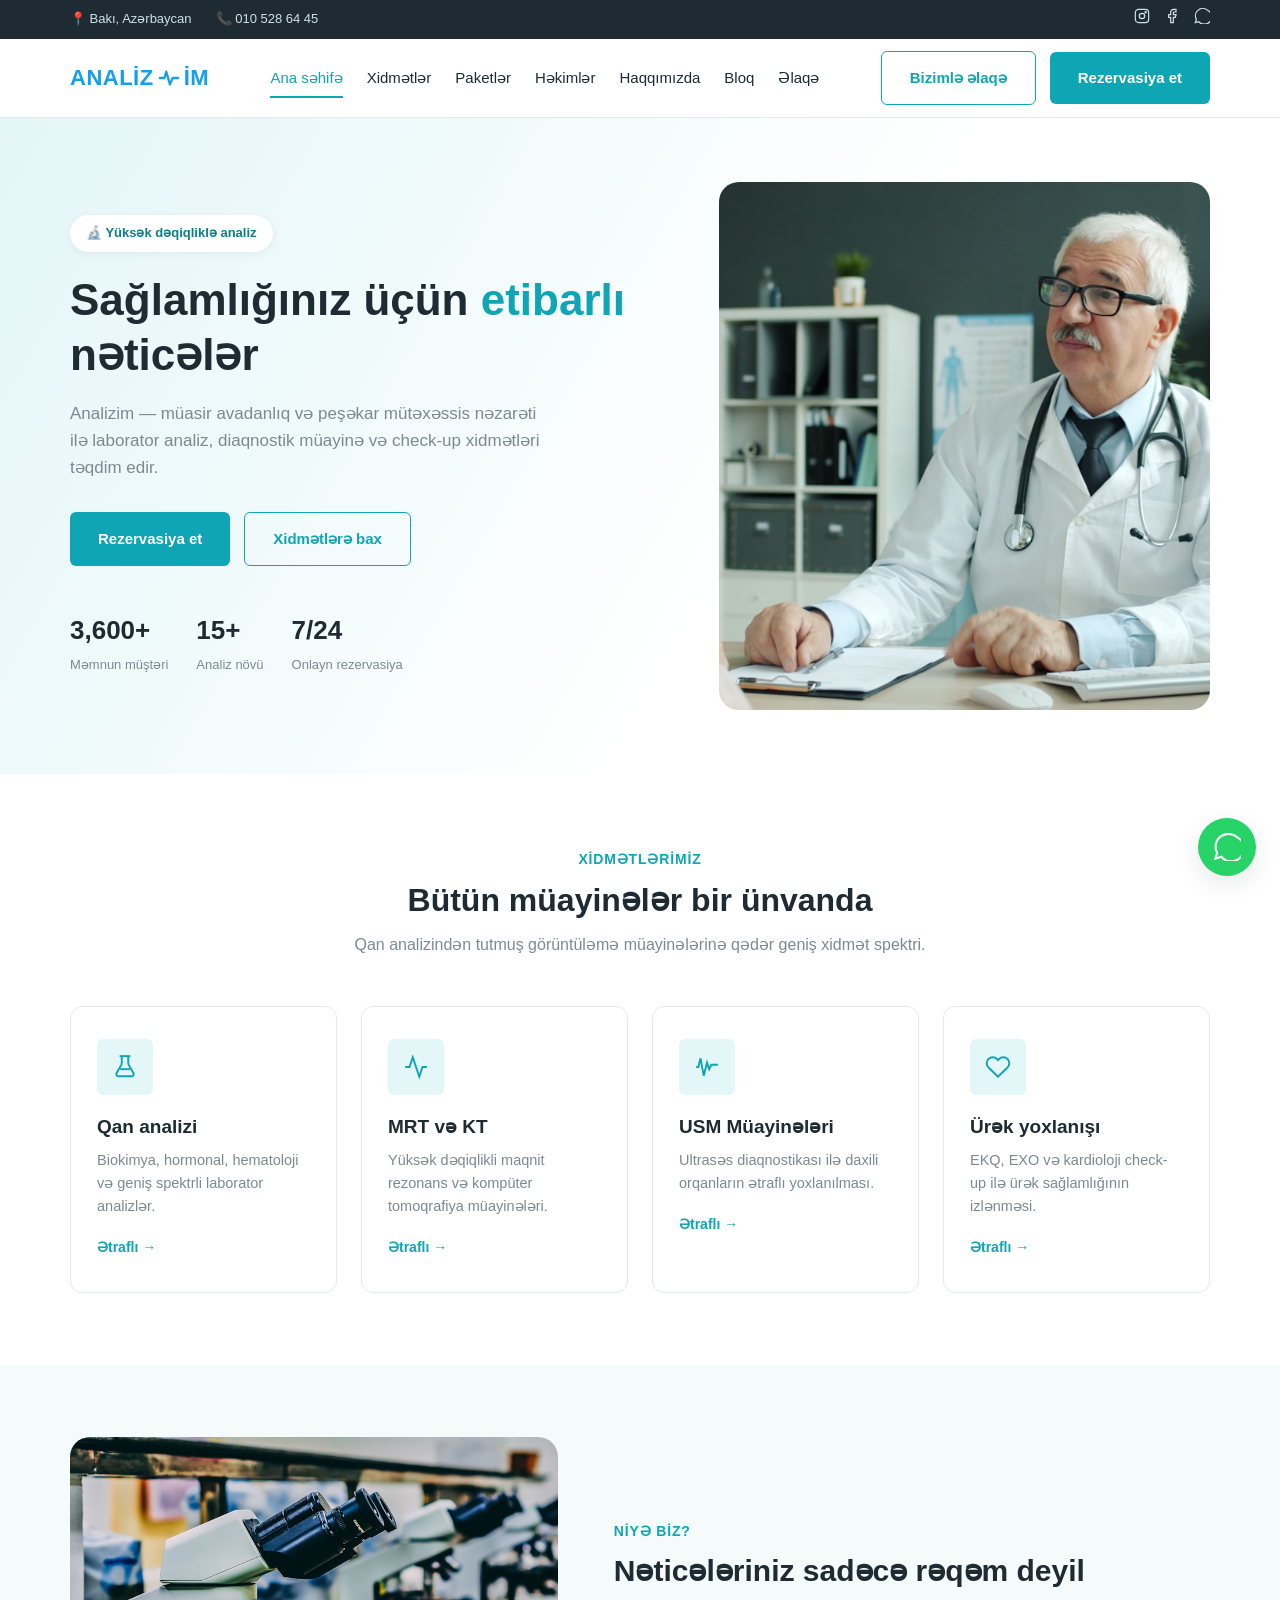
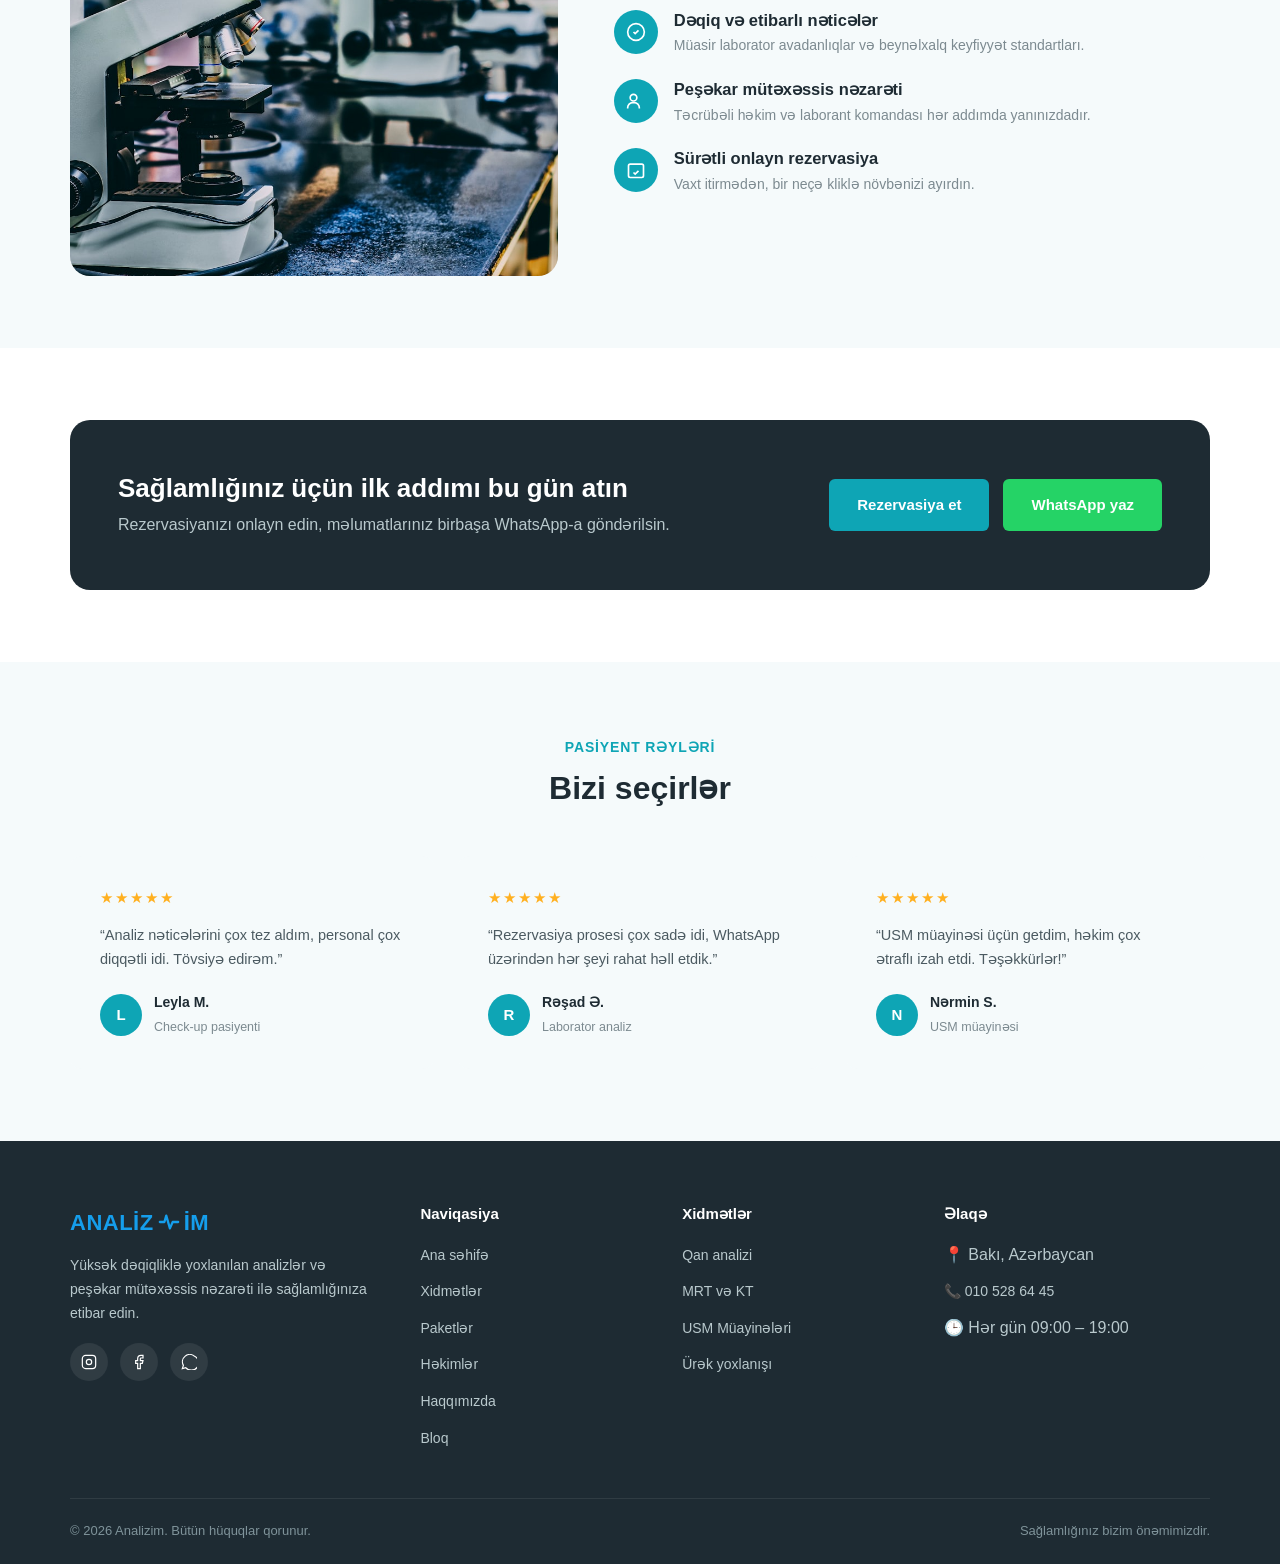
<file: index.html>
<!DOCTYPE html>
<html lang="az">
<head>
<meta charset="UTF-8">
<meta name="viewport" content="width=device-width, initial-scale=1.0">
<title>Analizim | Check-Up və Laborator Analiz Mərkəzi</title>
<meta name="description" content="Analizim — yüksək dəqiqliklə analiz, MRT/KT, USM və ürək müayinələri. Peşəkar mütəxəssis nəzarəti ilə sağlamlığınızı etibar edin.">
<link rel="canonical" href="https://analizim.az/">
<meta property="og:type" content="website">
<meta property="og:site_name" content="Analizim">
<meta property="og:title" content="Analizim | Check-Up və Laborator Analiz Mərkəzi">
<meta property="og:description" content="Analizim — yüksək dəqiqliklə analiz, MRT/KT, USM və ürək müayinələri. Peşəkar mütəxəssis nəzarəti ilə sağlamlığınızı etibar edin.">
<meta property="og:url" content="https://analizim.az/">
<meta property="og:image" content="https://analizim.az/images/hero-doctor-patient.jpg">
<meta name="twitter:card" content="summary_large_image">
<link rel="stylesheet" href="css/style.css">
<script type="application/ld+json">
{
  "@context": "https://schema.org",
  "@type": "MedicalClinic",
  "name": "Analizim",
  "url": "https://analizim.az/",
  "telephone": "+994105286445",
  "address": {
    "@type": "PostalAddress",
    "addressLocality": "Bakı",
    "addressCountry": "AZ"
  },
  "sameAs": [
    "https://www.instagram.com/analizim.az/",
    "https://wa.me/994105286445"
  ]
}
</script>
</head>
<body>

<div class="topbar">
  <div class="container">
    <div class="topbar-info">
      <span>📍 Bakı, Azərbaycan</span>
      <a href="tel:+994105286445">📞 010 528 64 45</a>
    </div>
    <div class="topbar-social">
      <a href="https://www.instagram.com/analizim.az/" target="_blank" aria-label="Instagram">
        <svg width="16" height="16" viewBox="0 0 24 24" fill="none" stroke="currentColor" stroke-width="1.8"><rect x="2" y="2" width="20" height="20" rx="5"/><circle cx="12" cy="12" r="4"/><circle cx="17.5" cy="6.5" r="1"/></svg>
      </a>
      <a href="#" aria-label="Facebook">
        <svg width="16" height="16" viewBox="0 0 24 24" fill="none" stroke="currentColor" stroke-width="1.8"><path d="M18 2h-3a5 5 0 0 0-5 5v3H7v4h3v8h4v-8h3l1-4h-4V7a1 1 0 0 1 1-1h3z"/></svg>
      </a>
      <a href="https://wa.me/994105286445" target="_blank" aria-label="WhatsApp">
        <svg width="16" height="16" viewBox="0 0 24 24" fill="none" stroke="currentColor" stroke-width="1.8"><path d="M20.5 3.5A11 11 0 0 0 3.6 17.1L2 22l5.1-1.6A11 11 0 1 0 20.5 3.5z"/></svg>
      </a>
    </div>
  </div>
</div>

<header class="header">
  <div class="container">
    <a href="index.html" class="logo">
      ANALİZ<svg class="logo-pulse" width="22" height="22" viewBox="0 0 24 24" fill="none" stroke="currentColor" stroke-width="2.5" stroke-linecap="round" stroke-linejoin="round"><path d="M2 12h5l2-7 4 14 3-7h6"/></svg>İM
    </a>
    <nav class="nav">
      <a href="index.html">Ana səhifə</a>
      <a href="xidmetler.html">Xidmətlər</a>
      <a href="paketler.html">Paketlər</a>
      <a href="hekimler.html">Həkimlər</a>
      <a href="haqqimizda.html">Haqqımızda</a>
      <a href="bloq.html">Bloq</a>
      <a href="elaqe.html">Əlaqə</a>
    </nav>
    <div class="header-actions">
      <a href="elaqe.html" class="btn btn-outline">Bizimlə əlaqə</a>
      <a href="elaqe.html#reservation-form" class="btn btn-primary">Rezervasiya et</a>
      <button class="nav-toggle" aria-label="Menyu">
        <span></span><span></span><span></span>
      </button>
    </div>
  </div>
</header>

<!-- ===== Hero ===== -->
<section class="hero">
  <div class="container">
    <div class="hero-text">
      <span class="hero-eyebrow">🔬 Yüksək dəqiqliklə analiz</span>
      <h1>Sağlamlığınız üçün <span>etibarlı</span> nəticələr</h1>
      <p>Analizim — müasir avadanlıq və peşəkar mütəxəssis nəzarəti ilə laborator analiz, diaqnostik müayinə və check-up xidmətləri təqdim edir.</p>
      <div class="hero-actions">
        <a href="elaqe.html#reservation-form" class="btn btn-primary">Rezervasiya et</a>
        <a href="xidmetler.html" class="btn btn-outline">Xidmətlərə bax</a>
      </div>
      <div class="hero-stats">
        <div class="stat"><strong>3,600+</strong><span>Məmnun müştəri</span></div>
        <div class="stat"><strong>15+</strong><span>Analiz növü</span></div>
        <div class="stat"><strong>7/24</strong><span>Onlayn rezervasiya</span></div>
      </div>
    </div>
    <div class="hero-media" id="hero-media">
      <img src="images/hero-doctor-patient.jpg" alt="Analizim" width="600" height="645" style="width:100%;height:100%;object-fit:cover;">
    </div>
  </div>
</section>

<!-- ===== Service categories ===== -->
<section class="section">
  <div class="container">
    <div class="section-head">
      <span class="section-tag">Xidmətlərimiz</span>
      <h2>Bütün müayinələr bir ünvanda</h2>
      <p>Qan analizindən tutmuş görüntüləmə müayinələrinə qədər geniş xidmət spektri.</p>
    </div>
    <div class="grid-4">
      <div class="card">
        <div class="card-icon">
          <svg width="26" height="26" viewBox="0 0 24 24" fill="none" stroke="currentColor" stroke-width="1.8"><path d="M9 2v6.34a4 4 0 0 1-.5 1.94L4.24 17.5A2 2 0 0 0 6 20.5h12a2 2 0 0 0 1.76-3l-4.26-7.22A4 4 0 0 1 15 8.34V2"/><path d="M7 2h10"/><path d="M7.5 14h9"/></svg>
        </div>
        <h3>Qan analizi</h3>
        <p>Biokimya, hormonal, hematoloji və geniş spektrli laborator analizlər.</p>
        <a href="xidmetler.html" class="card-link">Ətraflı →</a>
      </div>
      <div class="card">
        <div class="card-icon">
          <svg width="26" height="26" viewBox="0 0 24 24" fill="none" stroke="currentColor" stroke-width="1.8"><path d="M22 12h-4l-3 9L9 3l-3 9H2"/></svg>
        </div>
        <h3>MRT və KT</h3>
        <p>Yüksək dəqiqlikli maqnit rezonans və kompüter tomoqrafiya müayinələri.</p>
        <a href="xidmetler.html" class="card-link">Ətraflı →</a>
      </div>
      <div class="card">
        <div class="card-icon">
          <svg width="26" height="26" viewBox="0 0 24 24" fill="none" stroke="currentColor" stroke-width="1.8"><path d="M2 12h2l2-8 3 16 3-12 2 6 2-4h6"/></svg>
        </div>
        <h3>USM Müayinələri</h3>
        <p>Ultrasəs diaqnostikası ilə daxili orqanların ətraflı yoxlanılması.</p>
        <a href="xidmetler.html" class="card-link">Ətraflı →</a>
      </div>
      <div class="card">
        <div class="card-icon">
          <svg width="26" height="26" viewBox="0 0 24 24" fill="none" stroke="currentColor" stroke-width="1.8"><path d="M20.8 4.6a5.5 5.5 0 0 0-7.8 0L12 5.6l-1-1a5.5 5.5 0 0 0-7.8 7.8l1 1L12 21l7.8-7.6 1-1a5.5 5.5 0 0 0 0-7.8z"/></svg>
        </div>
        <h3>Ürək yoxlanışı</h3>
        <p>EKQ, EXO və kardioloji check-up ilə ürək sağlamlığının izlənməsi.</p>
        <a href="xidmetler.html" class="card-link">Ətraflı →</a>
      </div>
    </div>
  </div>
</section>

<!-- ===== Why us ===== -->
<section class="section section-alt">
  <div class="container about-grid">
    <div class="about-media" id="about-media" style="background-image:url('images/about-microscope.jpg'); background-size:cover; background-position:center;"></div>
    <div>
      <span class="section-tag">Niyə biz?</span>
      <h2 style="font-size:30px; margin-bottom:20px;">Nəticələriniz sadəcə rəqəm deyil</h2>
      <div class="why-list">
        <div class="why-item">
          <div class="why-icon">
            <svg width="20" height="20" viewBox="0 0 24 24" fill="none" stroke="#fff" stroke-width="2"><path d="m9 12 2 2 4-4"/><circle cx="12" cy="12" r="10"/></svg>
          </div>
          <div>
            <h4>Dəqiq və etibarlı nəticələr</h4>
            <p>Müasir laborator avadanlıqlar və beynəlxalq keyfiyyət standartları.</p>
          </div>
        </div>
        <div class="why-item">
          <div class="why-icon">
            <svg width="20" height="20" viewBox="0 0 24 24" fill="none" stroke="#fff" stroke-width="2"><circle cx="9" cy="8" r="4"/><path d="M2 21v-1a6 6 0 0 1 6-6h2a6 6 0 0 1 6 6v1"/></svg>
          </div>
          <div>
            <h4>Peşəkar mütəxəssis nəzarəti</h4>
            <p>Təcrübəli həkim və laborant komandası hər addımda yanınızdadır.</p>
          </div>
        </div>
        <div class="why-item">
          <div class="why-icon">
            <svg width="20" height="20" viewBox="0 0 24 24" fill="none" stroke="#fff" stroke-width="2"><rect x="3" y="5" width="18" height="16" rx="2"/><path d="m9 15 2 2 4-4"/></svg>
          </div>
          <div>
            <h4>Sürətli onlayn rezervasiya</h4>
            <p>Vaxt itirmədən, bir neçə kliklə növbənizi ayırdın.</p>
          </div>
        </div>
      </div>
    </div>
  </div>
</section>

<!-- ===== CTA band ===== -->
<section class="section">
  <div class="container">
    <div class="cta-band">
      <div>
        <h2>Sağlamlığınız üçün ilk addımı bu gün atın</h2>
        <p>Rezervasiyanızı onlayn edin, məlumatlarınız birbaşa WhatsApp-a göndərilsin.</p>
      </div>
      <div class="cta-actions">
        <a href="elaqe.html#reservation-form" class="btn btn-primary">Rezervasiya et</a>
        <a href="https://wa.me/994105286445" target="_blank" class="btn btn-whatsapp">WhatsApp yaz</a>
      </div>
    </div>
  </div>
</section>

<!-- ===== Testimonials ===== -->
<section class="section section-alt">
  <div class="container">
    <div class="section-head">
      <span class="section-tag">Pasiyent rəyləri</span>
      <h2>Bizi seçirlər</h2>
    </div>
    <div class="grid-3">
      <div class="testimonial-card">
        <div class="testimonial-stars">★★★★★</div>
        <p>“Analiz nəticələrini çox tez aldım, personal çox diqqətli idi. Tövsiyə edirəm.”</p>
        <div class="testimonial-person">
          <div class="testimonial-avatar">L</div>
          <div><strong>Leyla M.</strong><span>Check-up pasiyenti</span></div>
        </div>
      </div>
      <div class="testimonial-card">
        <div class="testimonial-stars">★★★★★</div>
        <p>“Rezervasiya prosesi çox sadə idi, WhatsApp üzərindən hər şeyi rahat həll etdik.”</p>
        <div class="testimonial-person">
          <div class="testimonial-avatar">R</div>
          <div><strong>Rəşad Ə.</strong><span>Laborator analiz</span></div>
        </div>
      </div>
      <div class="testimonial-card">
        <div class="testimonial-stars">★★★★★</div>
        <p>“USM müayinəsi üçün getdim, həkim çox ətraflı izah etdi. Təşəkkürlər!”</p>
        <div class="testimonial-person">
          <div class="testimonial-avatar">N</div>
          <div><strong>Nərmin S.</strong><span>USM müayinəsi</span></div>
        </div>
      </div>
    </div>
  </div>
</section>

<footer class="footer">
  <div class="container">
    <div class="footer-grid">
      <div>
        <a href="index.html" class="logo">
          ANALİZ<svg class="logo-pulse" width="22" height="22" viewBox="0 0 24 24" fill="none" stroke="currentColor" stroke-width="2.5" stroke-linecap="round" stroke-linejoin="round"><path d="M2 12h5l2-7 4 14 3-7h6"/></svg>İM
        </a>
        <p>Yüksək dəqiqliklə yoxlanılan analizlər və peşəkar mütəxəssis nəzarəti ilə sağlamlığınıza etibar edin.</p>
        <div class="footer-social">
          <a href="https://www.instagram.com/analizim.az/" target="_blank" aria-label="Instagram">
            <svg width="16" height="16" viewBox="0 0 24 24" fill="none" stroke="currentColor" stroke-width="1.8"><rect x="2" y="2" width="20" height="20" rx="5"/><circle cx="12" cy="12" r="4"/></svg>
          </a>
          <a href="#" aria-label="Facebook">
            <svg width="16" height="16" viewBox="0 0 24 24" fill="none" stroke="currentColor" stroke-width="1.8"><path d="M18 2h-3a5 5 0 0 0-5 5v3H7v4h3v8h4v-8h3l1-4h-4V7a1 1 0 0 1 1-1h3z"/></svg>
          </a>
          <a href="https://wa.me/994105286445" target="_blank" aria-label="WhatsApp">
            <svg width="16" height="16" viewBox="0 0 24 24" fill="none" stroke="currentColor" stroke-width="1.8"><path d="M20.5 3.5A11 11 0 0 0 3.6 17.1L2 22l5.1-1.6A11 11 0 1 0 20.5 3.5z"/></svg>
          </a>
        </div>
      </div>
      <div>
        <h4>Naviqasiya</h4>
        <ul>
          <li><a href="index.html">Ana səhifə</a></li>
          <li><a href="xidmetler.html">Xidmətlər</a></li>
          <li><a href="paketler.html">Paketlər</a></li>
          <li><a href="hekimler.html">Həkimlər</a></li>
          <li><a href="haqqimizda.html">Haqqımızda</a></li>
          <li><a href="bloq.html">Bloq</a></li>
        </ul>
      </div>
      <div>
        <h4>Xidmətlər</h4>
        <ul>
          <li><a href="xidmetler.html">Qan analizi</a></li>
          <li><a href="xidmetler.html">MRT və KT</a></li>
          <li><a href="xidmetler.html">USM Müayinələri</a></li>
          <li><a href="xidmetler.html">Ürək yoxlanışı</a></li>
        </ul>
      </div>
      <div>
        <h4>Əlaqə</h4>
        <ul>
          <li>📍 Bakı, Azərbaycan</li>
          <li><a href="tel:+994105286445">📞 010 528 64 45</a></li>
          <li>🕒 Hər gün 09:00 – 19:00</li>
        </ul>
      </div>
    </div>
    <div class="footer-bottom">
      <span>© 2026 Analizim. Bütün hüquqlar qorunur.</span>
      <span>Sağlamlığınız bizim önəmimizdir.</span>
    </div>
  </div>
</footer>

<a href="https://wa.me/994105286445" target="_blank" class="float-whatsapp" aria-label="WhatsApp ilə yazın">
  <svg width="28" height="28" viewBox="0 0 24 24" fill="none" stroke="currentColor" stroke-width="1.8"><path d="M20.5 3.5A11 11 0 0 0 3.6 17.1L2 22l5.1-1.6A11 11 0 1 0 20.5 3.5z"/></svg>
</a>

<script src="js/main.js"></script>
<script src="js/homepage.js"></script>

<!-- Netlify Identity: yalnız admin dəvət linkindən gələnləri /admin panelinə yönləndirir -->
<script src="https://identity.netlify.com/v1/netlify-identity-widget.js"></script>
<script>
  if (window.netlifyIdentity) {
    window.netlifyIdentity.on("init", function (user) {
      if (!user) {
        window.netlifyIdentity.on("login", function () {
          document.location.href = "/admin/";
        });
      }
    });
  }
</script>
</body>
</html>
</file>
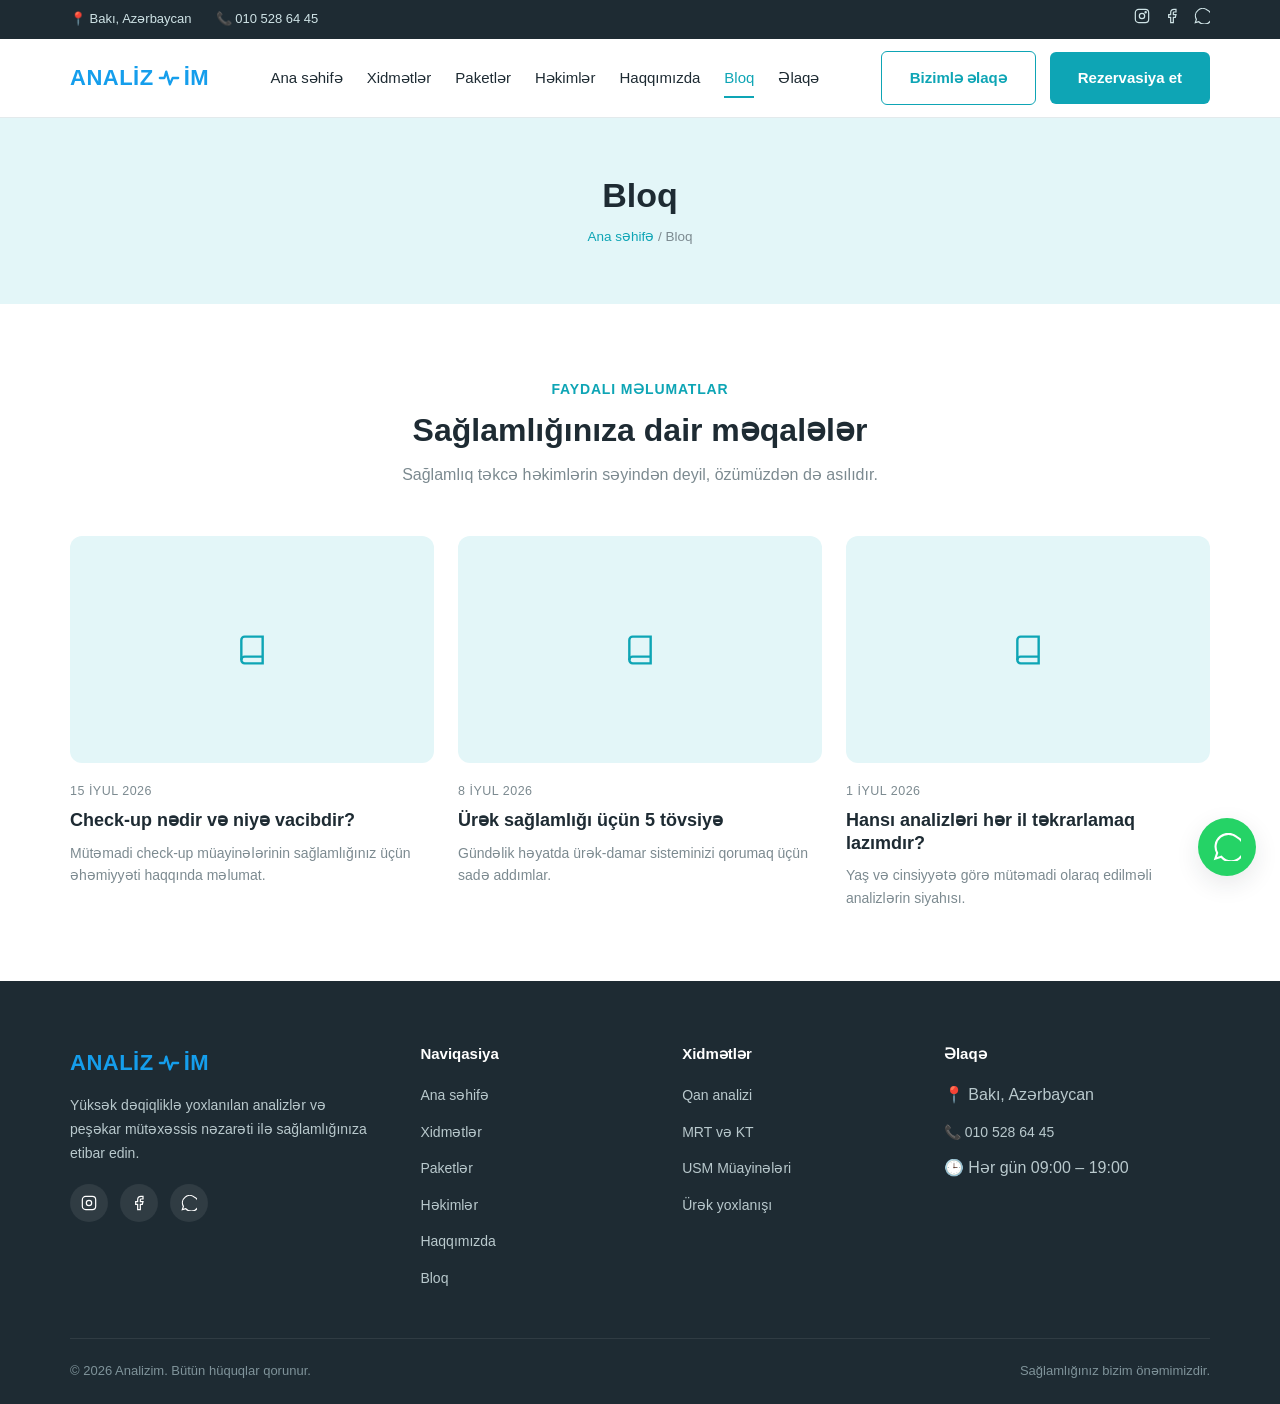
<file: bloq.html>
<!DOCTYPE html>
<html lang="az">
<head>
<meta charset="UTF-8">
<meta name="viewport" content="width=device-width, initial-scale=1.0">
<title>Bloq | Analizim</title>
<meta name="description" content="Analizim bloqunda sağlamlıq haqqında faydalı məlumatlar.">
<link rel="canonical" href="https://analizim.az/bloq.html">
<link rel="stylesheet" href="css/style.css">
</head>
<body>

<div class="topbar">
  <div class="container">
    <div class="topbar-info">
      <span>📍 Bakı, Azərbaycan</span>
      <a href="tel:+994105286445">📞 010 528 64 45</a>
    </div>
    <div class="topbar-social">
      <a href="https://www.instagram.com/analizim.az/" target="_blank" aria-label="Instagram">
        <svg width="16" height="16" viewBox="0 0 24 24" fill="none" stroke="currentColor" stroke-width="1.8"><rect x="2" y="2" width="20" height="20" rx="5"/><circle cx="12" cy="12" r="4"/><circle cx="17.5" cy="6.5" r="1"/></svg>
      </a>
      <a href="#" aria-label="Facebook">
        <svg width="16" height="16" viewBox="0 0 24 24" fill="none" stroke="currentColor" stroke-width="1.8"><path d="M18 2h-3a5 5 0 0 0-5 5v3H7v4h3v8h4v-8h3l1-4h-4V7a1 1 0 0 1 1-1h3z"/></svg>
      </a>
      <a href="https://wa.me/994105286445" target="_blank" aria-label="WhatsApp">
        <svg width="16" height="16" viewBox="0 0 24 24" fill="none" stroke="currentColor" stroke-width="1.8"><path d="M20.5 3.5A11 11 0 0 0 3.6 17.1L2 22l5.1-1.6A11 11 0 1 0 20.5 3.5z"/></svg>
      </a>
    </div>
  </div>
</div>

<header class="header">
  <div class="container">
    <a href="index.html" class="logo">
      ANALİZ<svg class="logo-pulse" width="22" height="22" viewBox="0 0 24 24" fill="none" stroke="currentColor" stroke-width="2.5" stroke-linecap="round" stroke-linejoin="round"><path d="M2 12h5l2-7 4 14 3-7h6"/></svg>İM
    </a>
    <nav class="nav">
      <a href="index.html">Ana səhifə</a>
      <a href="xidmetler.html">Xidmətlər</a>
      <a href="paketler.html">Paketlər</a>
      <a href="hekimler.html">Həkimlər</a>
      <a href="haqqimizda.html">Haqqımızda</a>
      <a href="bloq.html">Bloq</a>
      <a href="elaqe.html">Əlaqə</a>
    </nav>
    <div class="header-actions">
      <a href="elaqe.html" class="btn btn-outline">Bizimlə əlaqə</a>
      <a href="elaqe.html#reservation-form" class="btn btn-primary">Rezervasiya et</a>
      <button class="nav-toggle" aria-label="Menyu">
        <span></span><span></span><span></span>
      </button>
    </div>
  </div>
</header>

<div class="page-header">
  <div class="container">
    <h1>Bloq</h1>
    <div class="breadcrumb"><a href="index.html">Ana səhifə</a> / Bloq</div>
  </div>
</div>

<section class="section">
  <div class="container">
    <div class="section-head">
      <span class="section-tag">Faydalı məlumatlar</span>
      <h2>Sağlamlığınıza dair məqalələr</h2>
      <p>Sağlamlıq təkcə həkimlərin səyindən deyil, özümüzdən də asılıdır.</p>
    </div>
    <div class="grid-3" id="blog-grid">
      <p style="color:var(--color-text-light);">Yüklənir...</p>
    </div>
  </div>
</section>

<footer class="footer">
  <div class="container">
    <div class="footer-grid">
      <div>
        <a href="index.html" class="logo">
          ANALİZ<svg class="logo-pulse" width="22" height="22" viewBox="0 0 24 24" fill="none" stroke="currentColor" stroke-width="2.5" stroke-linecap="round" stroke-linejoin="round"><path d="M2 12h5l2-7 4 14 3-7h6"/></svg>İM
        </a>
        <p>Yüksək dəqiqliklə yoxlanılan analizlər və peşəkar mütəxəssis nəzarəti ilə sağlamlığınıza etibar edin.</p>
        <div class="footer-social">
          <a href="https://www.instagram.com/analizim.az/" target="_blank" aria-label="Instagram">
            <svg width="16" height="16" viewBox="0 0 24 24" fill="none" stroke="currentColor" stroke-width="1.8"><rect x="2" y="2" width="20" height="20" rx="5"/><circle cx="12" cy="12" r="4"/></svg>
          </a>
          <a href="#" aria-label="Facebook">
            <svg width="16" height="16" viewBox="0 0 24 24" fill="none" stroke="currentColor" stroke-width="1.8"><path d="M18 2h-3a5 5 0 0 0-5 5v3H7v4h3v8h4v-8h3l1-4h-4V7a1 1 0 0 1 1-1h3z"/></svg>
          </a>
          <a href="https://wa.me/994105286445" target="_blank" aria-label="WhatsApp">
            <svg width="16" height="16" viewBox="0 0 24 24" fill="none" stroke="currentColor" stroke-width="1.8"><path d="M20.5 3.5A11 11 0 0 0 3.6 17.1L2 22l5.1-1.6A11 11 0 1 0 20.5 3.5z"/></svg>
          </a>
        </div>
      </div>
      <div>
        <h4>Naviqasiya</h4>
        <ul>
          <li><a href="index.html">Ana səhifə</a></li>
          <li><a href="xidmetler.html">Xidmətlər</a></li>
          <li><a href="paketler.html">Paketlər</a></li>
          <li><a href="hekimler.html">Həkimlər</a></li>
          <li><a href="haqqimizda.html">Haqqımızda</a></li>
          <li><a href="bloq.html">Bloq</a></li>
        </ul>
      </div>
      <div>
        <h4>Xidmətlər</h4>
        <ul>
          <li><a href="xidmetler.html">Qan analizi</a></li>
          <li><a href="xidmetler.html">MRT və KT</a></li>
          <li><a href="xidmetler.html">USM Müayinələri</a></li>
          <li><a href="xidmetler.html">Ürək yoxlanışı</a></li>
        </ul>
      </div>
      <div>
        <h4>Əlaqə</h4>
        <ul>
          <li>📍 Bakı, Azərbaycan</li>
          <li><a href="tel:+994105286445">📞 010 528 64 45</a></li>
          <li>🕒 Hər gün 09:00 – 19:00</li>
        </ul>
      </div>
    </div>
    <div class="footer-bottom">
      <span>© 2026 Analizim. Bütün hüquqlar qorunur.</span>
      <span>Sağlamlığınız bizim önəmimizdir.</span>
    </div>
  </div>
</footer>

<a href="https://wa.me/994105286445" target="_blank" class="float-whatsapp" aria-label="WhatsApp ilə yazın">
  <svg width="28" height="28" viewBox="0 0 24 24" fill="none" stroke="currentColor" stroke-width="1.8"><path d="M20.5 3.5A11 11 0 0 0 3.6 17.1L2 22l5.1-1.6A11 11 0 1 0 20.5 3.5z"/></svg>
</a>

<script src="js/main.js"></script>
<script src="js/blog.js"></script>
</body>
</html>
</file>
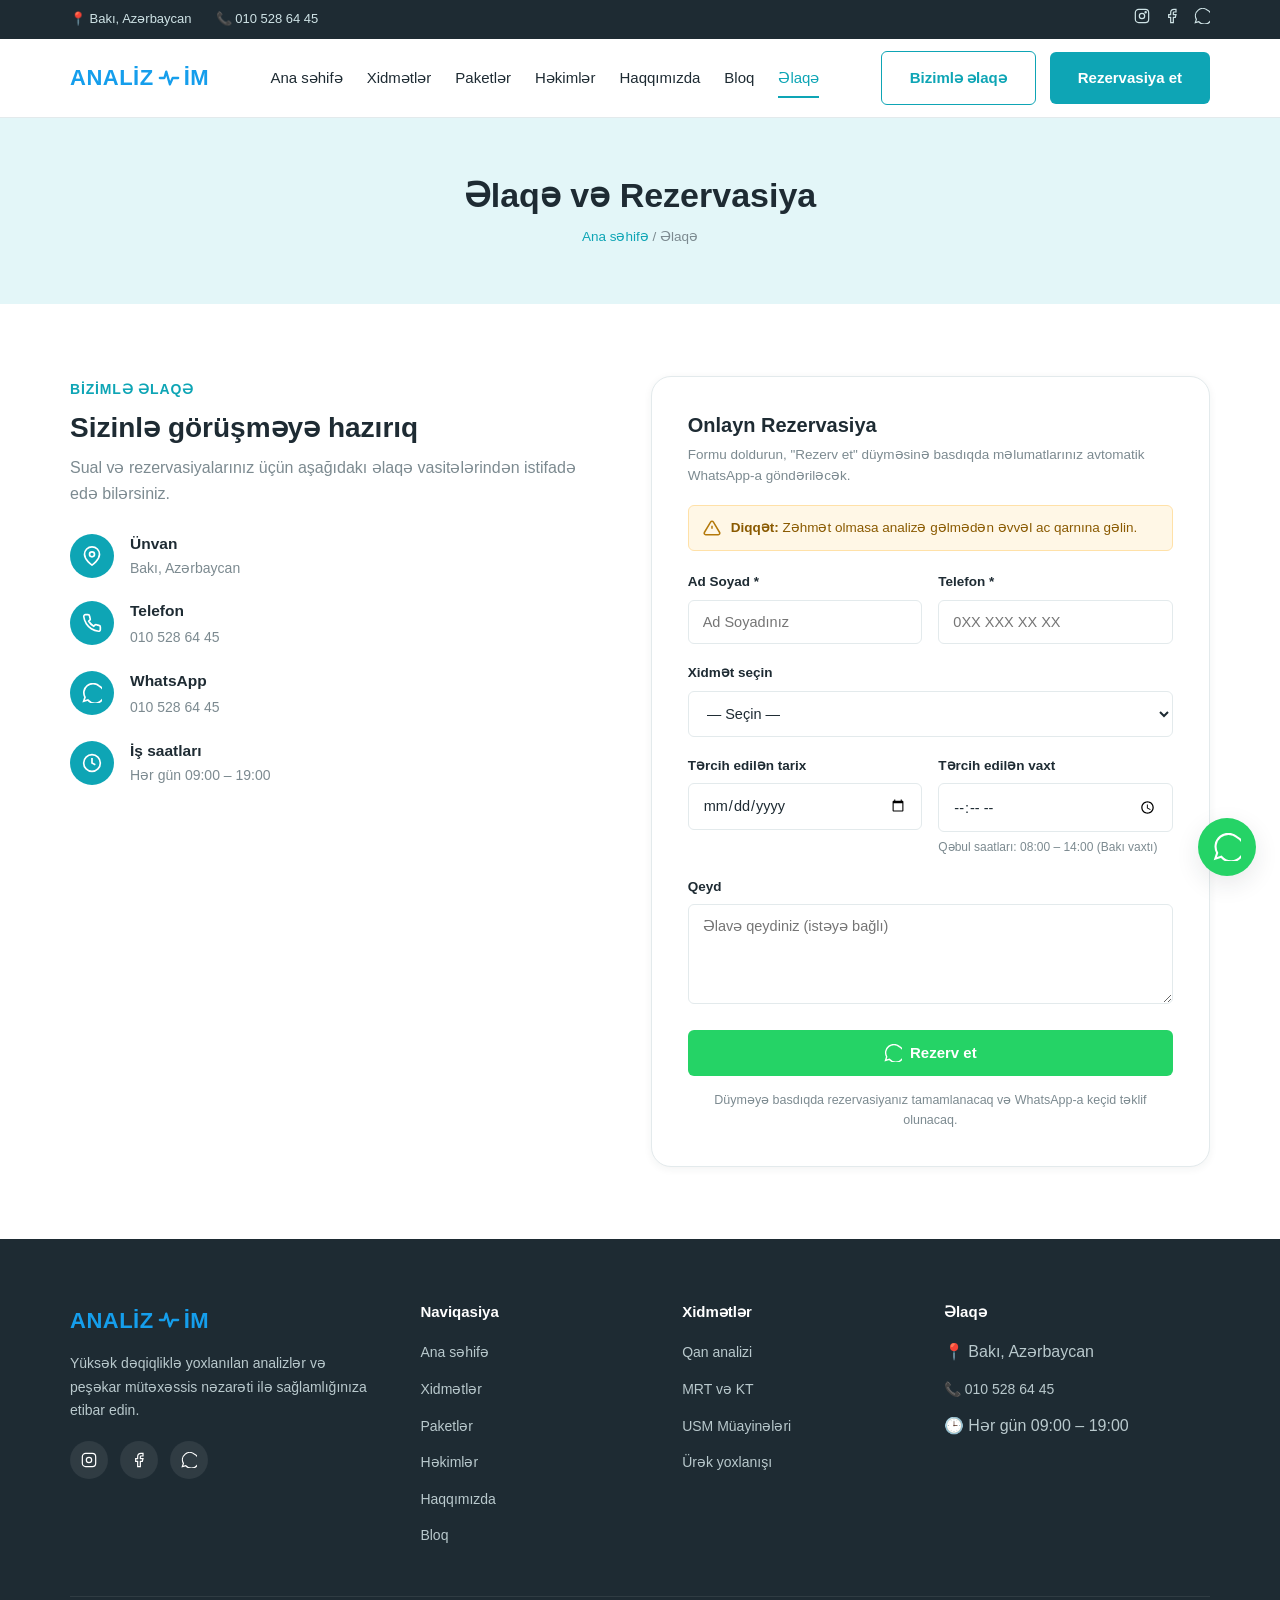
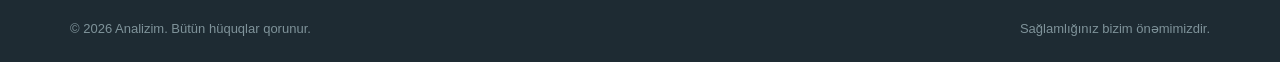
<file: elaqe.html>
<!DOCTYPE html>
<html lang="az">
<head>
<meta charset="UTF-8">
<meta name="viewport" content="width=device-width, initial-scale=1.0">
<title>Əlaqə və Rezervasiya | Analizim</title>
<meta name="description" content="Analizim ilə əlaqə saxlayın və ya onlayn rezervasiya edin — məlumatlarınız WhatsApp-a avtomatik göndərilir.">
<link rel="canonical" href="https://analizim.az/elaqe.html">
<link rel="stylesheet" href="css/style.css">
</head>
<body>

<div class="topbar">
  <div class="container">
    <div class="topbar-info">
      <span>📍 Bakı, Azərbaycan</span>
      <a href="tel:+994105286445">📞 010 528 64 45</a>
    </div>
    <div class="topbar-social">
      <a href="https://www.instagram.com/analizim.az/" target="_blank" aria-label="Instagram">
        <svg width="16" height="16" viewBox="0 0 24 24" fill="none" stroke="currentColor" stroke-width="1.8"><rect x="2" y="2" width="20" height="20" rx="5"/><circle cx="12" cy="12" r="4"/><circle cx="17.5" cy="6.5" r="1"/></svg>
      </a>
      <a href="#" aria-label="Facebook">
        <svg width="16" height="16" viewBox="0 0 24 24" fill="none" stroke="currentColor" stroke-width="1.8"><path d="M18 2h-3a5 5 0 0 0-5 5v3H7v4h3v8h4v-8h3l1-4h-4V7a1 1 0 0 1 1-1h3z"/></svg>
      </a>
      <a href="https://wa.me/994105286445" target="_blank" aria-label="WhatsApp">
        <svg width="16" height="16" viewBox="0 0 24 24" fill="none" stroke="currentColor" stroke-width="1.8"><path d="M20.5 3.5A11 11 0 0 0 3.6 17.1L2 22l5.1-1.6A11 11 0 1 0 20.5 3.5z"/></svg>
      </a>
    </div>
  </div>
</div>

<header class="header">
  <div class="container">
    <a href="index.html" class="logo">
      ANALİZ<svg class="logo-pulse" width="22" height="22" viewBox="0 0 24 24" fill="none" stroke="currentColor" stroke-width="2.5" stroke-linecap="round" stroke-linejoin="round"><path d="M2 12h5l2-7 4 14 3-7h6"/></svg>İM
    </a>
    <nav class="nav">
      <a href="index.html">Ana səhifə</a>
      <a href="xidmetler.html">Xidmətlər</a>
      <a href="paketler.html">Paketlər</a>
      <a href="hekimler.html">Həkimlər</a>
      <a href="haqqimizda.html">Haqqımızda</a>
      <a href="bloq.html">Bloq</a>
      <a href="elaqe.html">Əlaqə</a>
    </nav>
    <div class="header-actions">
      <a href="elaqe.html" class="btn btn-outline">Bizimlə əlaqə</a>
      <a href="elaqe.html#reservation-form" class="btn btn-primary">Rezervasiya et</a>
      <button class="nav-toggle" aria-label="Menyu">
        <span></span><span></span><span></span>
      </button>
    </div>
  </div>
</header>

<div class="page-header">
  <div class="container">
    <h1>Əlaqə və Rezervasiya</h1>
    <div class="breadcrumb"><a href="index.html">Ana səhifə</a> / Əlaqə</div>
  </div>
</div>

<section class="section">
  <div class="container">
    <div class="contact-layout">

      <div>
        <span class="section-tag">Bizimlə əlaqə</span>
        <h2 style="font-size:28px; margin-bottom:10px;">Sizinlə görüşməyə hazırıq</h2>
        <p style="color:var(--color-text-light);">Sual və rezervasiyalarınız üçün aşağıdakı əlaqə vasitələrindən istifadə edə bilərsiniz.</p>

        <div class="contact-info-list">
          <div class="contact-info-item">
            <div class="why-icon">
              <svg width="20" height="20" viewBox="0 0 24 24" fill="none" stroke="#fff" stroke-width="2"><path d="M21 10c0 7-9 13-9 13s-9-6-9-13a9 9 0 0 1 18 0z"/><circle cx="12" cy="10" r="3"/></svg>
            </div>
            <div>
              <h4>Ünvan</h4>
              <p>Bakı, Azərbaycan</p>
            </div>
          </div>
          <div class="contact-info-item">
            <div class="why-icon">
              <svg width="20" height="20" viewBox="0 0 24 24" fill="none" stroke="#fff" stroke-width="2"><path d="M22 16.92v3a2 2 0 0 1-2.18 2 19.79 19.79 0 0 1-8.63-3.07 19.5 19.5 0 0 1-6-6 19.79 19.79 0 0 1-3.07-8.67A2 2 0 0 1 4.11 2h3a2 2 0 0 1 2 1.72c.127.96.362 1.903.7 2.81a2 2 0 0 1-.45 2.11L8.09 9.91a16 16 0 0 0 6 6l1.27-1.27a2 2 0 0 1 2.11-.45c.907.338 1.85.573 2.81.7A2 2 0 0 1 22 16.92z"/></svg>
            </div>
            <div>
              <h4>Telefon</h4>
              <a href="tel:+994105286445">010 528 64 45</a>
            </div>
          </div>
          <div class="contact-info-item">
            <div class="why-icon">
              <svg width="20" height="20" viewBox="0 0 24 24" fill="none" stroke="#fff" stroke-width="2"><path d="M20.5 3.5A11 11 0 0 0 3.6 17.1L2 22l5.1-1.6A11 11 0 1 0 20.5 3.5z"/></svg>
            </div>
            <div>
              <h4>WhatsApp</h4>
              <a href="https://wa.me/994105286445" target="_blank">010 528 64 45</a>
            </div>
          </div>
          <div class="contact-info-item">
            <div class="why-icon">
              <svg width="20" height="20" viewBox="0 0 24 24" fill="none" stroke="#fff" stroke-width="2"><circle cx="12" cy="12" r="10"/><path d="M12 6v6l4 2"/></svg>
            </div>
            <div>
              <h4>İş saatları</h4>
              <p>Hər gün 09:00 – 19:00</p>
            </div>
          </div>
        </div>
      </div>

      <div class="form-card" id="reservation-form-wrapper">
        <h3 style="font-size:20px; margin-bottom:6px;">Onlayn Rezervasiya</h3>
        <p style="font-size:13.5px; color:var(--color-text-light); margin-bottom:18px;">Formu doldurun, "Rezerv et" düyməsinə basdıqda məlumatlarınız avtomatik WhatsApp-a göndəriləcək.</p>

        <div class="form-alert">
          <svg width="18" height="18" viewBox="0 0 24 24" fill="none" stroke="currentColor" stroke-width="2"><path d="M12 9v4M12 17h.01"/><path d="M10.29 3.86 1.82 18a2 2 0 0 0 1.71 3h16.94a2 2 0 0 0 1.71-3L13.71 3.86a2 2 0 0 0-3.42 0z"/></svg>
          <span><strong>Diqqət:</strong> Zəhmət olmasa analizə gəlmədən əvvəl ac qarnına gəlin.</span>
        </div>

        <form id="reservation-form" novalidate>
          <div class="form-row">
            <div class="form-group">
              <label for="res-name">Ad Soyad *</label>
              <input type="text" id="res-name" name="name" placeholder="Ad Soyadınız" required>
            </div>
            <div class="form-group">
              <label for="res-phone">Telefon *</label>
              <input type="tel" id="res-phone" name="phone" placeholder="0XX XXX XX XX" required>
            </div>
          </div>

          <div class="form-group">
            <label for="res-service">Xidmət seçin</label>
            <select id="res-service" name="service">
              <option value="">— Seçin —</option>
              <optgroup label="Check-Up Paketləri">
                <option value="Pediatrik Check-Up Paketi">Pediatrik Check-Up Paketi — 85 AZN</option>
                <option value="Kardioloji Check-Up">Kardioloji Check-Up — 95 AZN</option>
                <option value="Qaraciyər Paketi">Qaraciyər Paketi — 95 AZN</option>
                <option value="Full Check-Up Terapevtik">Full Check-Up Terapevtik — 90 AZN</option>
              </optgroup>
              <optgroup label="Tək Xidmətlər">
                <option value="Qan analizi">Qan analizi</option>
                <option value="MRT və KT">MRT və KT</option>
                <option value="USM Müayinələri">USM Müayinələri</option>
                <option value="Ürək yoxlanışı">Ürək yoxlanışı</option>
                <option value="Digər">Digər</option>
              </optgroup>
            </select>
          </div>

          <div class="form-row">
            <div class="form-group">
              <label for="res-date">Tərcih edilən tarix</label>
              <input type="date" id="res-date" name="date">
            </div>
            <div class="form-group">
              <label for="res-time">Tərcih edilən vaxt</label>
              <input type="time" id="res-time" name="time" min="08:00" max="14:00" step="900">
              <span class="field-hint">Qəbul saatları: 08:00 – 14:00 (Bakı vaxtı)</span>
            </div>
          </div>

          <div class="form-group">
            <label for="res-note">Qeyd</label>
            <textarea id="res-note" name="note" placeholder="Əlavə qeydiniz (istəyə bağlı)"></textarea>
          </div>

          <button type="submit" class="btn btn-whatsapp btn-block">
            <svg width="18" height="18" viewBox="0 0 24 24" fill="none" stroke="currentColor" stroke-width="1.8"><path d="M20.5 3.5A11 11 0 0 0 3.6 17.1L2 22l5.1-1.6A11 11 0 1 0 20.5 3.5z"/></svg>
            Rezerv et
          </button>
          <p class="form-note">Düyməyə basdıqda rezervasiyanız tamamlanacaq və WhatsApp-a keçid təklif olunacaq.</p>
        </form>
      </div>

    </div>
  </div>
</section>

<footer class="footer">
  <div class="container">
    <div class="footer-grid">
      <div>
        <a href="index.html" class="logo">
          ANALİZ<svg class="logo-pulse" width="22" height="22" viewBox="0 0 24 24" fill="none" stroke="currentColor" stroke-width="2.5" stroke-linecap="round" stroke-linejoin="round"><path d="M2 12h5l2-7 4 14 3-7h6"/></svg>İM
        </a>
        <p>Yüksək dəqiqliklə yoxlanılan analizlər və peşəkar mütəxəssis nəzarəti ilə sağlamlığınıza etibar edin.</p>
        <div class="footer-social">
          <a href="https://www.instagram.com/analizim.az/" target="_blank" aria-label="Instagram">
            <svg width="16" height="16" viewBox="0 0 24 24" fill="none" stroke="currentColor" stroke-width="1.8"><rect x="2" y="2" width="20" height="20" rx="5"/><circle cx="12" cy="12" r="4"/></svg>
          </a>
          <a href="#" aria-label="Facebook">
            <svg width="16" height="16" viewBox="0 0 24 24" fill="none" stroke="currentColor" stroke-width="1.8"><path d="M18 2h-3a5 5 0 0 0-5 5v3H7v4h3v8h4v-8h3l1-4h-4V7a1 1 0 0 1 1-1h3z"/></svg>
          </a>
          <a href="https://wa.me/994105286445" target="_blank" aria-label="WhatsApp">
            <svg width="16" height="16" viewBox="0 0 24 24" fill="none" stroke="currentColor" stroke-width="1.8"><path d="M20.5 3.5A11 11 0 0 0 3.6 17.1L2 22l5.1-1.6A11 11 0 1 0 20.5 3.5z"/></svg>
          </a>
        </div>
      </div>
      <div>
        <h4>Naviqasiya</h4>
        <ul>
          <li><a href="index.html">Ana səhifə</a></li>
          <li><a href="xidmetler.html">Xidmətlər</a></li>
          <li><a href="paketler.html">Paketlər</a></li>
          <li><a href="hekimler.html">Həkimlər</a></li>
          <li><a href="haqqimizda.html">Haqqımızda</a></li>
          <li><a href="bloq.html">Bloq</a></li>
        </ul>
      </div>
      <div>
        <h4>Xidmətlər</h4>
        <ul>
          <li><a href="xidmetler.html">Qan analizi</a></li>
          <li><a href="xidmetler.html">MRT və KT</a></li>
          <li><a href="xidmetler.html">USM Müayinələri</a></li>
          <li><a href="xidmetler.html">Ürək yoxlanışı</a></li>
        </ul>
      </div>
      <div>
        <h4>Əlaqə</h4>
        <ul>
          <li>📍 Bakı, Azərbaycan</li>
          <li><a href="tel:+994105286445">📞 010 528 64 45</a></li>
          <li>🕒 Hər gün 09:00 – 19:00</li>
        </ul>
      </div>
    </div>
    <div class="footer-bottom">
      <span>© 2026 Analizim. Bütün hüquqlar qorunur.</span>
      <span>Sağlamlığınız bizim önəmimizdir.</span>
    </div>
  </div>
</footer>

<a href="https://wa.me/994105286445" target="_blank" class="float-whatsapp" aria-label="WhatsApp ilə yazın">
  <svg width="28" height="28" viewBox="0 0 24 24" fill="none" stroke="currentColor" stroke-width="1.8"><path d="M20.5 3.5A11 11 0 0 0 3.6 17.1L2 22l5.1-1.6A11 11 0 1 0 20.5 3.5z"/></svg>
</a>

<div class="reservation-modal-overlay" id="reservation-modal-overlay">
  <div class="reservation-modal">
    <div class="modal-icon">
      <svg width="30" height="30" viewBox="0 0 24 24" fill="none" stroke="currentColor" stroke-width="3" stroke-linecap="round" stroke-linejoin="round"><path d="M20 6 9 17l-5-5"/></svg>
    </div>
    <h3>Qeydiyyatınız uğurla tamamlandı!</h3>
    <p>Zəhmət olmasa rezervasiya etdiyiniz vaxtda klinikada olun.</p>
    <div class="modal-note">
      <svg width="18" height="18" viewBox="0 0 24 24" fill="none" stroke="currentColor" stroke-width="2"><path d="M12 9v4M12 17h.01"/><path d="M10.29 3.86 1.82 18a2 2 0 0 0 1.71 3h16.94a2 2 0 0 0 1.71-3L13.71 3.86a2 2 0 0 0-3.42 0z"/></svg>
      <span>Analizə gəlmədən əvvəl ac qarnına gəlin.</span>
    </div>
    <button type="button" class="btn btn-whatsapp btn-block" id="modal-whatsapp-btn">
      <svg width="18" height="18" viewBox="0 0 24 24" fill="none" stroke="currentColor" stroke-width="1.8"><path d="M20.5 3.5A11 11 0 0 0 3.6 17.1L2 22l5.1-1.6A11 11 0 1 0 20.5 3.5z"/></svg>
      WhatsApp-a keç
    </button>
    <button type="button" class="modal-close" id="modal-close-btn" aria-label="Bağla">✕</button>
  </div>
</div>

<script src="js/main.js"></script>
</body>
</html>
</file>
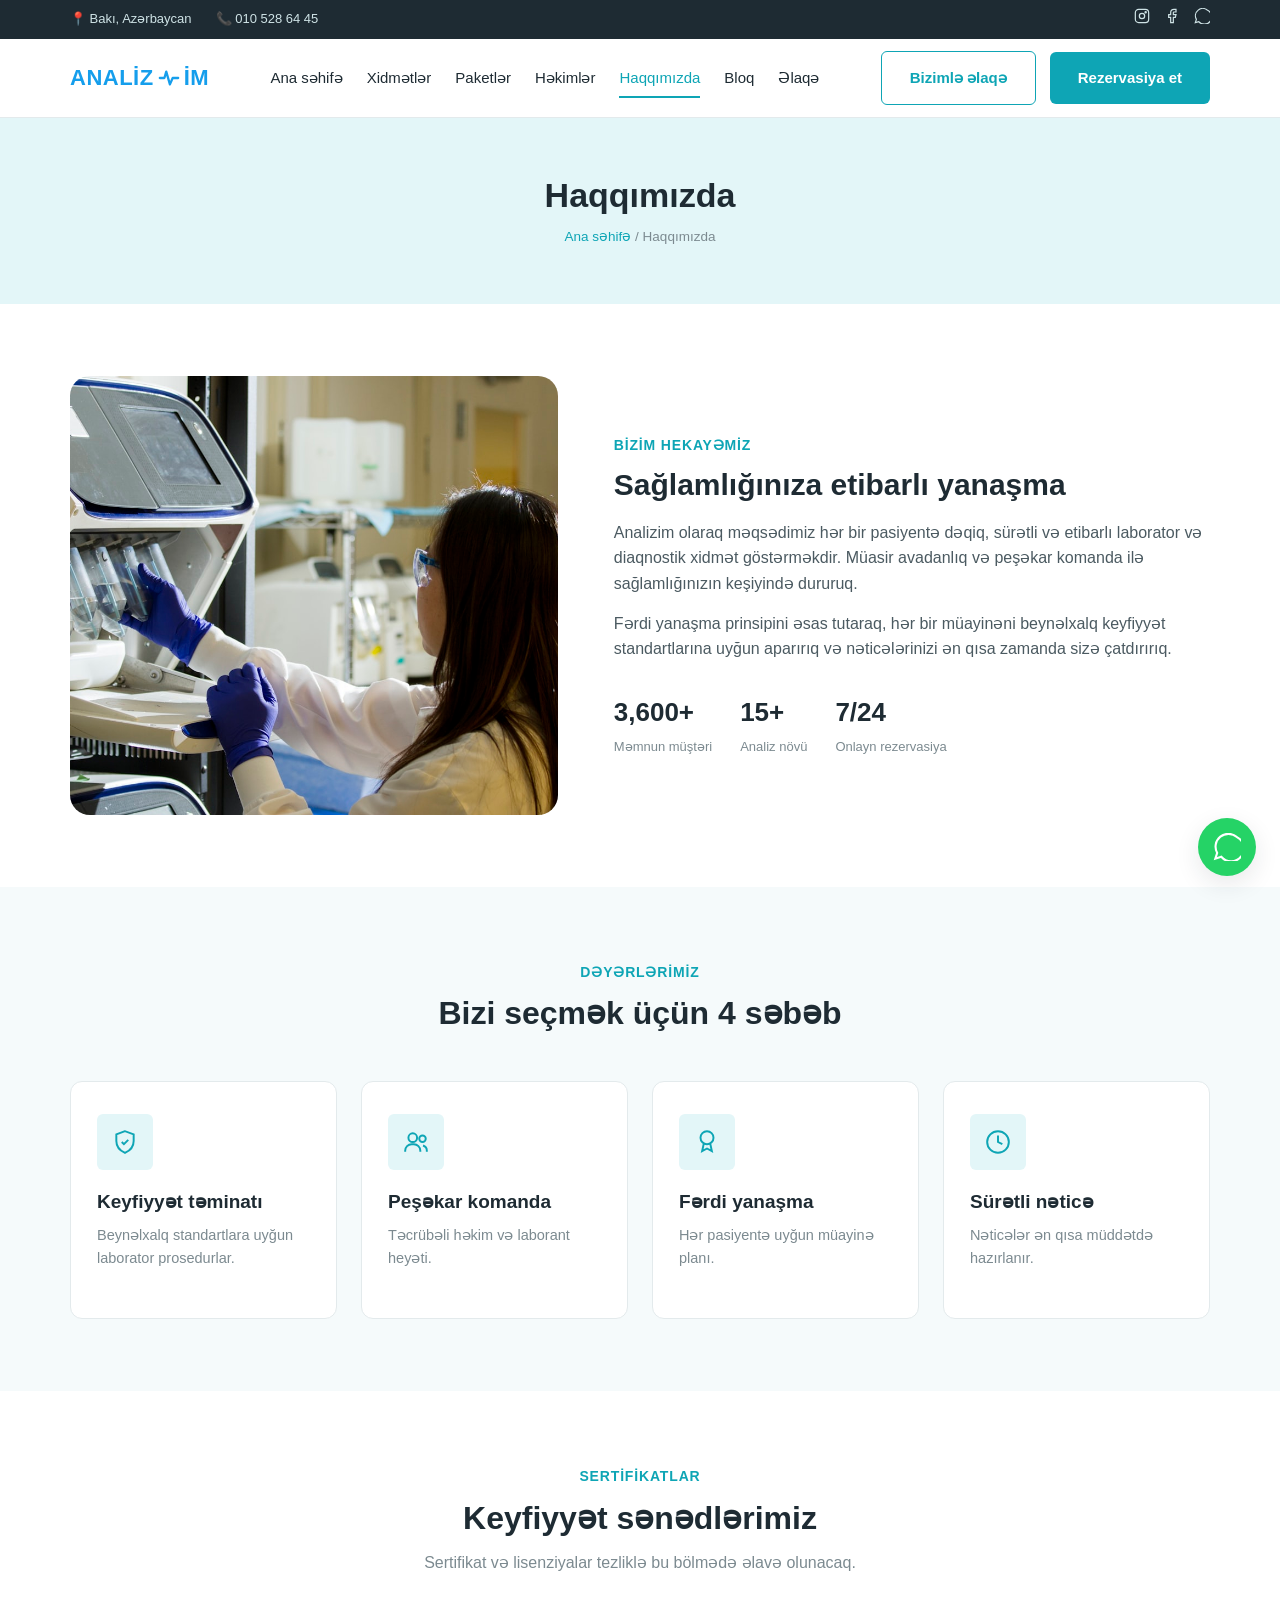
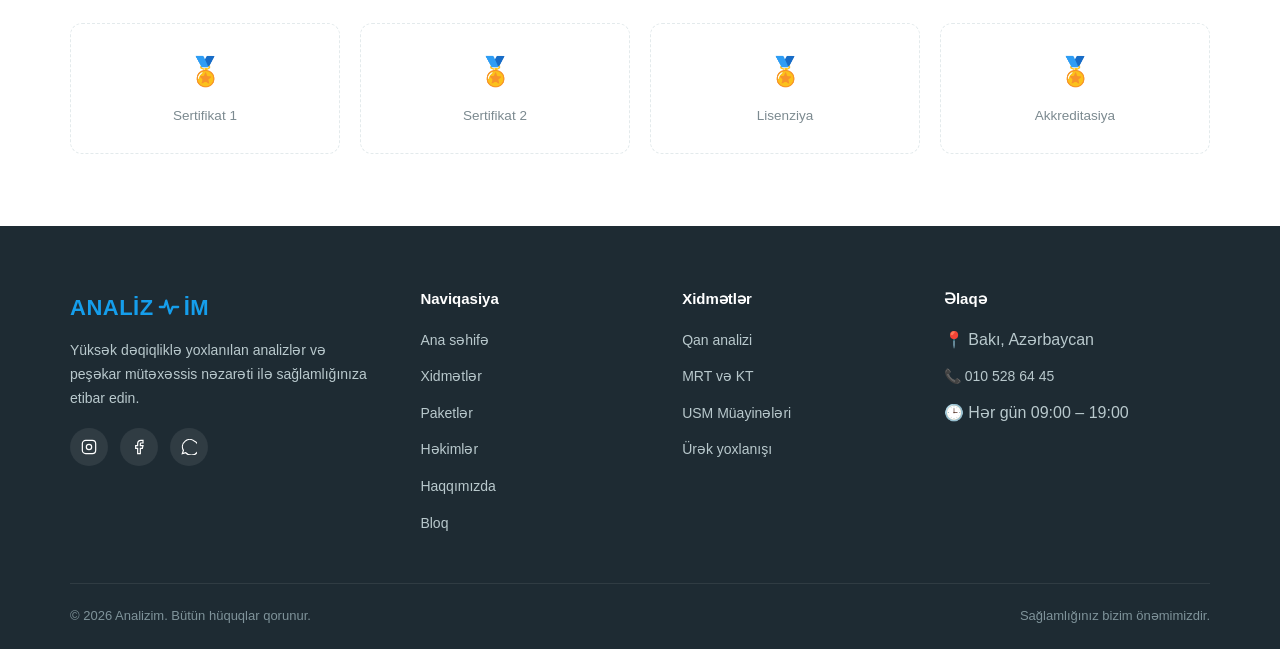
<file: haqqimizda.html>
<!DOCTYPE html>
<html lang="az">
<head>
<meta charset="UTF-8">
<meta name="viewport" content="width=device-width, initial-scale=1.0">
<title>Haqqımızda | Analizim</title>
<meta name="description" content="Analizim haqqında — missiyamız, dəyərlərimiz və keyfiyyət öhdəliyimiz.">
<link rel="canonical" href="https://analizim.az/haqqimizda.html">
<link rel="stylesheet" href="css/style.css">
</head>
<body>

<div class="topbar">
  <div class="container">
    <div class="topbar-info">
      <span>📍 Bakı, Azərbaycan</span>
      <a href="tel:+994105286445">📞 010 528 64 45</a>
    </div>
    <div class="topbar-social">
      <a href="https://www.instagram.com/analizim.az/" target="_blank" aria-label="Instagram">
        <svg width="16" height="16" viewBox="0 0 24 24" fill="none" stroke="currentColor" stroke-width="1.8"><rect x="2" y="2" width="20" height="20" rx="5"/><circle cx="12" cy="12" r="4"/><circle cx="17.5" cy="6.5" r="1"/></svg>
      </a>
      <a href="#" aria-label="Facebook">
        <svg width="16" height="16" viewBox="0 0 24 24" fill="none" stroke="currentColor" stroke-width="1.8"><path d="M18 2h-3a5 5 0 0 0-5 5v3H7v4h3v8h4v-8h3l1-4h-4V7a1 1 0 0 1 1-1h3z"/></svg>
      </a>
      <a href="https://wa.me/994105286445" target="_blank" aria-label="WhatsApp">
        <svg width="16" height="16" viewBox="0 0 24 24" fill="none" stroke="currentColor" stroke-width="1.8"><path d="M20.5 3.5A11 11 0 0 0 3.6 17.1L2 22l5.1-1.6A11 11 0 1 0 20.5 3.5z"/></svg>
      </a>
    </div>
  </div>
</div>

<header class="header">
  <div class="container">
    <a href="index.html" class="logo">
      ANALİZ<svg class="logo-pulse" width="22" height="22" viewBox="0 0 24 24" fill="none" stroke="currentColor" stroke-width="2.5" stroke-linecap="round" stroke-linejoin="round"><path d="M2 12h5l2-7 4 14 3-7h6"/></svg>İM
    </a>
    <nav class="nav">
      <a href="index.html">Ana səhifə</a>
      <a href="xidmetler.html">Xidmətlər</a>
      <a href="paketler.html">Paketlər</a>
      <a href="hekimler.html">Həkimlər</a>
      <a href="haqqimizda.html">Haqqımızda</a>
      <a href="bloq.html">Bloq</a>
      <a href="elaqe.html">Əlaqə</a>
    </nav>
    <div class="header-actions">
      <a href="elaqe.html" class="btn btn-outline">Bizimlə əlaqə</a>
      <a href="elaqe.html#reservation-form" class="btn btn-primary">Rezervasiya et</a>
      <button class="nav-toggle" aria-label="Menyu">
        <span></span><span></span><span></span>
      </button>
    </div>
  </div>
</header>

<div class="page-header">
  <div class="container">
    <h1>Haqqımızda</h1>
    <div class="breadcrumb"><a href="index.html">Ana səhifə</a> / Haqqımızda</div>
  </div>
</div>

<section class="section">
  <div class="container about-grid">
    <div class="about-media" style="background-image:url('images/clinic-team.jpg'); background-size:cover; background-position:center;"></div>
    <div class="about-content">
      <span class="section-tag">Bizim hekayəmiz</span>
      <h2>Sağlamlığınıza etibarlı yanaşma</h2>
      <p>Analizim olaraq məqsədimiz hər bir pasiyentə dəqiq, sürətli və etibarlı laborator və diaqnostik xidmət göstərməkdir. Müasir avadanlıq və peşəkar komanda ilə sağlamlığınızın keşiyində dururuq.</p>
      <p>Fərdi yanaşma prinsipini əsas tutaraq, hər bir müayinəni beynəlxalq keyfiyyət standartlarına uyğun aparırıq və nəticələrinizi ən qısa zamanda sizə çatdırırıq.</p>
      <div class="hero-stats" style="margin-top:30px;">
        <div class="stat"><strong>3,600+</strong><span>Məmnun müştəri</span></div>
        <div class="stat"><strong>15+</strong><span>Analiz növü</span></div>
        <div class="stat"><strong>7/24</strong><span>Onlayn rezervasiya</span></div>
      </div>
    </div>
  </div>
</section>

<section class="section section-alt">
  <div class="container">
    <div class="section-head">
      <span class="section-tag">Dəyərlərimiz</span>
      <h2>Bizi seçmək üçün 4 səbəb</h2>
    </div>
    <div class="grid-4">
      <div class="card">
        <div class="card-icon">
          <svg width="26" height="26" viewBox="0 0 24 24" fill="none" stroke="currentColor" stroke-width="1.8"><path d="M12 2 4 5v6c0 5 3.5 9 8 11 4.5-2 8-6 8-11V5z"/><path d="m9 12 2 2 4-4"/></svg>
        </div>
        <h3>Keyfiyyət təminatı</h3>
        <p>Beynəlxalq standartlara uyğun laborator prosedurlar.</p>
      </div>
      <div class="card">
        <div class="card-icon">
          <svg width="26" height="26" viewBox="0 0 24 24" fill="none" stroke="currentColor" stroke-width="1.8"><circle cx="9" cy="8" r="4"/><path d="M2 21v-1a6 6 0 0 1 6-6h2a6 6 0 0 1 6 6v1"/><circle cx="18" cy="9" r="3"/><path d="M22 21v-1a5 5 0 0 0-3.5-4.8"/></svg>
        </div>
        <h3>Peşəkar komanda</h3>
        <p>Təcrübəli həkim və laborant heyəti.</p>
      </div>
      <div class="card">
        <div class="card-icon">
          <svg width="26" height="26" viewBox="0 0 24 24" fill="none" stroke="currentColor" stroke-width="1.8"><circle cx="12" cy="8" r="6"/><path d="m9 13.5-1.5 7L12 18l4.5 2.5L15 13.5"/></svg>
        </div>
        <h3>Fərdi yanaşma</h3>
        <p>Hər pasiyentə uyğun müayinə planı.</p>
      </div>
      <div class="card">
        <div class="card-icon">
          <svg width="26" height="26" viewBox="0 0 24 24" fill="none" stroke="currentColor" stroke-width="1.8"><circle cx="12" cy="12" r="10"/><path d="M12 6v6l4 2"/></svg>
        </div>
        <h3>Sürətli nəticə</h3>
        <p>Nəticələr ən qısa müddətdə hazırlanır.</p>
      </div>
    </div>
  </div>
</section>

<section class="section">
  <div class="container">
    <div class="section-head">
      <span class="section-tag">Sertifikatlar</span>
      <h2>Keyfiyyət sənədlərimiz</h2>
      <p>Sertifikat və lisenziyalar tezliklə bu bölmədə əlavə olunacaq.</p>
    </div>
    <div class="cert-grid">
      <div class="cert-item">
        <div class="cert-icon">🏅</div>
        Sertifikat 1
      </div>
      <div class="cert-item">
        <div class="cert-icon">🏅</div>
        Sertifikat 2
      </div>
      <div class="cert-item">
        <div class="cert-icon">🏅</div>
        Lisenziya
      </div>
      <div class="cert-item">
        <div class="cert-icon">🏅</div>
        Akkreditasiya
      </div>
    </div>
  </div>
</section>

<footer class="footer">
  <div class="container">
    <div class="footer-grid">
      <div>
        <a href="index.html" class="logo">
          ANALİZ<svg class="logo-pulse" width="22" height="22" viewBox="0 0 24 24" fill="none" stroke="currentColor" stroke-width="2.5" stroke-linecap="round" stroke-linejoin="round"><path d="M2 12h5l2-7 4 14 3-7h6"/></svg>İM
        </a>
        <p>Yüksək dəqiqliklə yoxlanılan analizlər və peşəkar mütəxəssis nəzarəti ilə sağlamlığınıza etibar edin.</p>
        <div class="footer-social">
          <a href="https://www.instagram.com/analizim.az/" target="_blank" aria-label="Instagram">
            <svg width="16" height="16" viewBox="0 0 24 24" fill="none" stroke="currentColor" stroke-width="1.8"><rect x="2" y="2" width="20" height="20" rx="5"/><circle cx="12" cy="12" r="4"/></svg>
          </a>
          <a href="#" aria-label="Facebook">
            <svg width="16" height="16" viewBox="0 0 24 24" fill="none" stroke="currentColor" stroke-width="1.8"><path d="M18 2h-3a5 5 0 0 0-5 5v3H7v4h3v8h4v-8h3l1-4h-4V7a1 1 0 0 1 1-1h3z"/></svg>
          </a>
          <a href="https://wa.me/994105286445" target="_blank" aria-label="WhatsApp">
            <svg width="16" height="16" viewBox="0 0 24 24" fill="none" stroke="currentColor" stroke-width="1.8"><path d="M20.5 3.5A11 11 0 0 0 3.6 17.1L2 22l5.1-1.6A11 11 0 1 0 20.5 3.5z"/></svg>
          </a>
        </div>
      </div>
      <div>
        <h4>Naviqasiya</h4>
        <ul>
          <li><a href="index.html">Ana səhifə</a></li>
          <li><a href="xidmetler.html">Xidmətlər</a></li>
          <li><a href="paketler.html">Paketlər</a></li>
          <li><a href="hekimler.html">Həkimlər</a></li>
          <li><a href="haqqimizda.html">Haqqımızda</a></li>
          <li><a href="bloq.html">Bloq</a></li>
        </ul>
      </div>
      <div>
        <h4>Xidmətlər</h4>
        <ul>
          <li><a href="xidmetler.html">Qan analizi</a></li>
          <li><a href="xidmetler.html">MRT və KT</a></li>
          <li><a href="xidmetler.html">USM Müayinələri</a></li>
          <li><a href="xidmetler.html">Ürək yoxlanışı</a></li>
        </ul>
      </div>
      <div>
        <h4>Əlaqə</h4>
        <ul>
          <li>📍 Bakı, Azərbaycan</li>
          <li><a href="tel:+994105286445">📞 010 528 64 45</a></li>
          <li>🕒 Hər gün 09:00 – 19:00</li>
        </ul>
      </div>
    </div>
    <div class="footer-bottom">
      <span>© 2026 Analizim. Bütün hüquqlar qorunur.</span>
      <span>Sağlamlığınız bizim önəmimizdir.</span>
    </div>
  </div>
</footer>

<a href="https://wa.me/994105286445" target="_blank" class="float-whatsapp" aria-label="WhatsApp ilə yazın">
  <svg width="28" height="28" viewBox="0 0 24 24" fill="none" stroke="currentColor" stroke-width="1.8"><path d="M20.5 3.5A11 11 0 0 0 3.6 17.1L2 22l5.1-1.6A11 11 0 1 0 20.5 3.5z"/></svg>
</a>

<script src="js/main.js"></script>
</body>
</html>
</file>
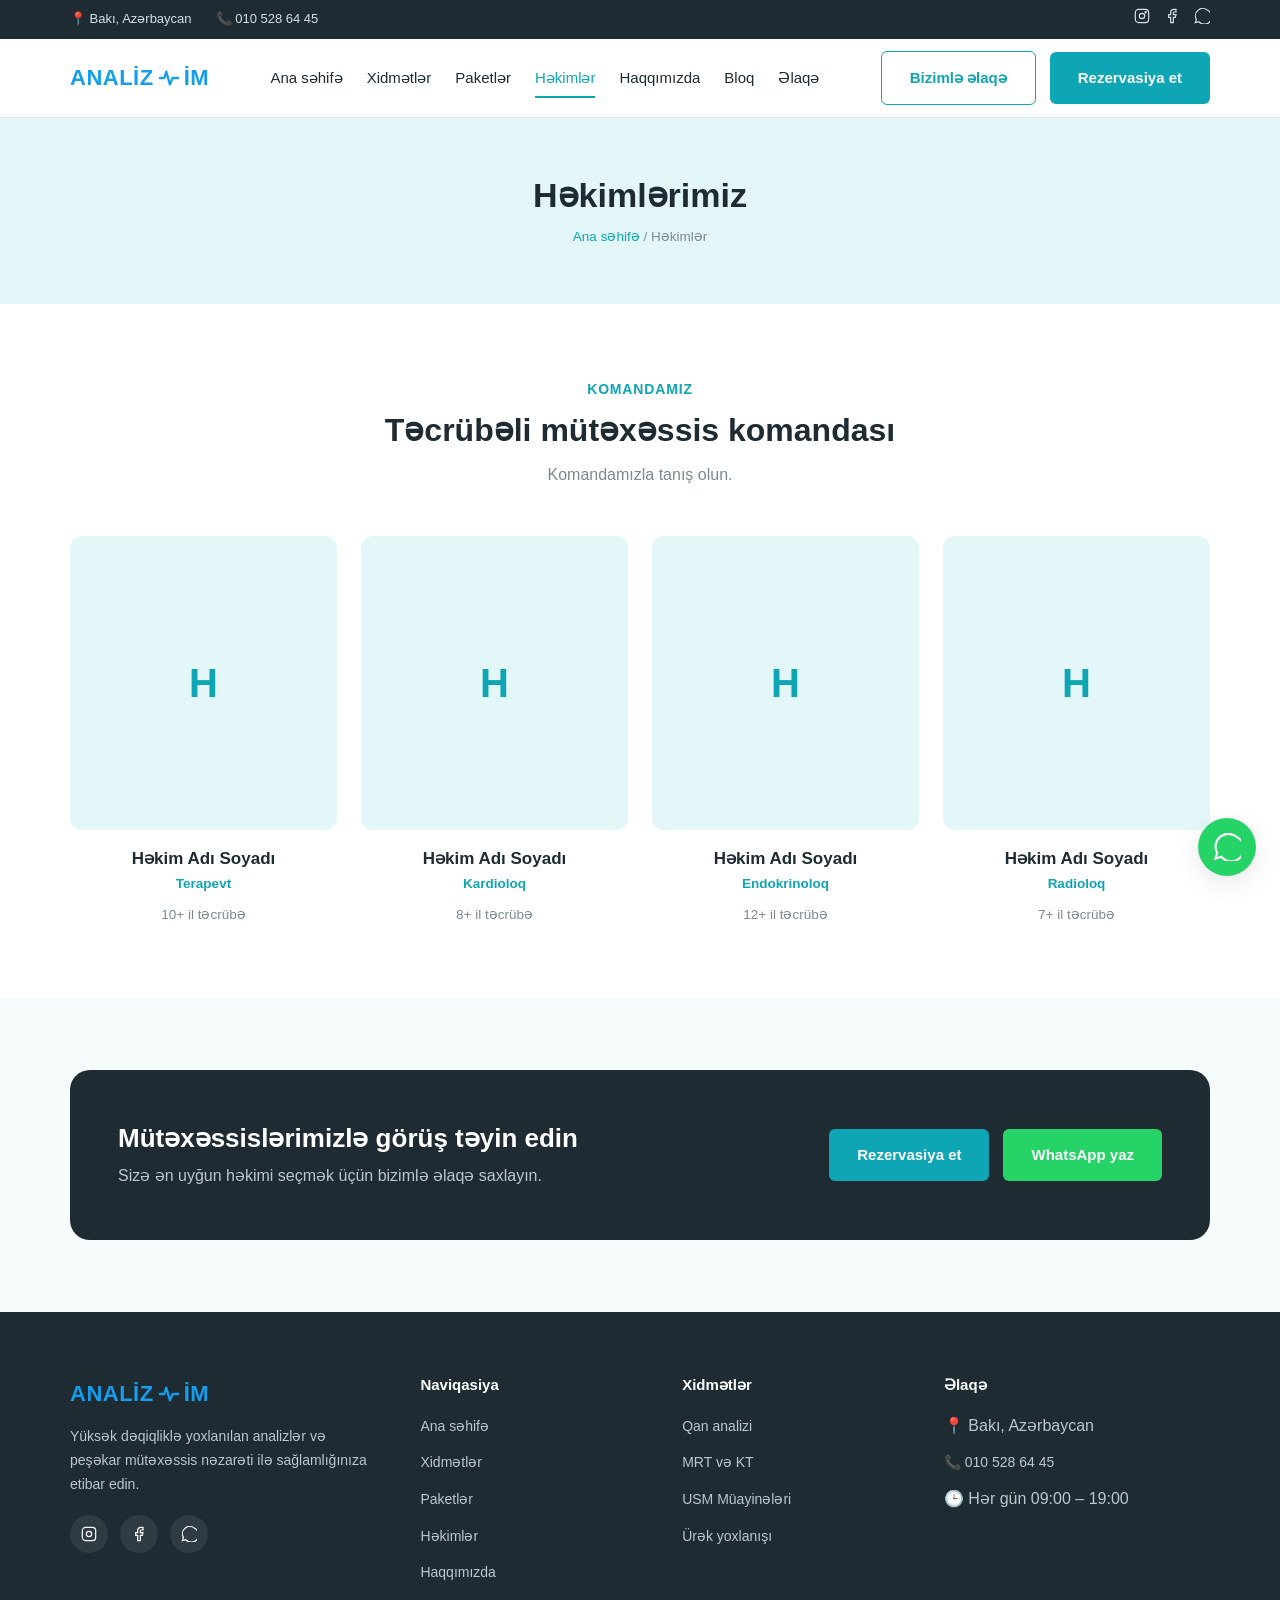
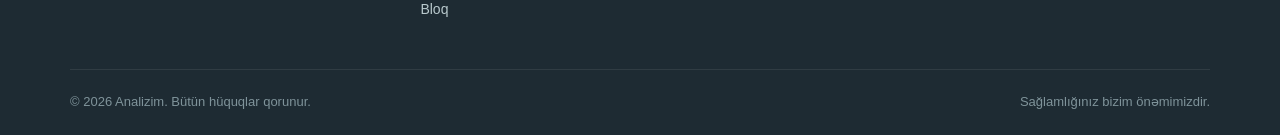
<file: hekimler.html>
<!DOCTYPE html>
<html lang="az">
<head>
<meta charset="UTF-8">
<meta name="viewport" content="width=device-width, initial-scale=1.0">
<title>Həkimlər | Analizim</title>
<meta name="description" content="Analizim-in təcrübəli və peşəkar həkim komandası ilə tanış olun.">
<link rel="canonical" href="https://analizim.az/hekimler.html">
<link rel="stylesheet" href="css/style.css">
</head>
<body>

<div class="topbar">
  <div class="container">
    <div class="topbar-info">
      <span>📍 Bakı, Azərbaycan</span>
      <a href="tel:+994105286445">📞 010 528 64 45</a>
    </div>
    <div class="topbar-social">
      <a href="https://www.instagram.com/analizim.az/" target="_blank" aria-label="Instagram">
        <svg width="16" height="16" viewBox="0 0 24 24" fill="none" stroke="currentColor" stroke-width="1.8"><rect x="2" y="2" width="20" height="20" rx="5"/><circle cx="12" cy="12" r="4"/><circle cx="17.5" cy="6.5" r="1"/></svg>
      </a>
      <a href="#" aria-label="Facebook">
        <svg width="16" height="16" viewBox="0 0 24 24" fill="none" stroke="currentColor" stroke-width="1.8"><path d="M18 2h-3a5 5 0 0 0-5 5v3H7v4h3v8h4v-8h3l1-4h-4V7a1 1 0 0 1 1-1h3z"/></svg>
      </a>
      <a href="https://wa.me/994105286445" target="_blank" aria-label="WhatsApp">
        <svg width="16" height="16" viewBox="0 0 24 24" fill="none" stroke="currentColor" stroke-width="1.8"><path d="M20.5 3.5A11 11 0 0 0 3.6 17.1L2 22l5.1-1.6A11 11 0 1 0 20.5 3.5z"/></svg>
      </a>
    </div>
  </div>
</div>

<header class="header">
  <div class="container">
    <a href="index.html" class="logo">
      ANALİZ<svg class="logo-pulse" width="22" height="22" viewBox="0 0 24 24" fill="none" stroke="currentColor" stroke-width="2.5" stroke-linecap="round" stroke-linejoin="round"><path d="M2 12h5l2-7 4 14 3-7h6"/></svg>İM
    </a>
    <nav class="nav">
      <a href="index.html">Ana səhifə</a>
      <a href="xidmetler.html">Xidmətlər</a>
      <a href="paketler.html">Paketlər</a>
      <a href="hekimler.html">Həkimlər</a>
      <a href="haqqimizda.html">Haqqımızda</a>
      <a href="bloq.html">Bloq</a>
      <a href="elaqe.html">Əlaqə</a>
    </nav>
    <div class="header-actions">
      <a href="elaqe.html" class="btn btn-outline">Bizimlə əlaqə</a>
      <a href="elaqe.html#reservation-form" class="btn btn-primary">Rezervasiya et</a>
      <button class="nav-toggle" aria-label="Menyu">
        <span></span><span></span><span></span>
      </button>
    </div>
  </div>
</header>

<div class="page-header">
  <div class="container">
    <h1>Həkimlərimiz</h1>
    <div class="breadcrumb"><a href="index.html">Ana səhifə</a> / Həkimlər</div>
  </div>
</div>

<section class="section">
  <div class="container">
    <div class="section-head">
      <span class="section-tag">Komandamız</span>
      <h2>Təcrübəli mütəxəssis komandası</h2>
      <p>Komandamızla tanış olun.</p>
    </div>
    <div class="grid-4" id="doctors-grid">
      <p style="color:var(--color-text-light);">Yüklənir...</p>
    </div>
  </div>
</section>

<section class="section section-alt">
  <div class="container">
    <div class="cta-band">
      <div>
        <h2>Mütəxəssislərimizlə görüş təyin edin</h2>
        <p>Sizə ən uyğun həkimi seçmək üçün bizimlə əlaqə saxlayın.</p>
      </div>
      <div class="cta-actions">
        <a href="elaqe.html#reservation-form" class="btn btn-primary">Rezervasiya et</a>
        <a href="https://wa.me/994105286445" target="_blank" class="btn btn-whatsapp">WhatsApp yaz</a>
      </div>
    </div>
  </div>
</section>

<footer class="footer">
  <div class="container">
    <div class="footer-grid">
      <div>
        <a href="index.html" class="logo">
          ANALİZ<svg class="logo-pulse" width="22" height="22" viewBox="0 0 24 24" fill="none" stroke="currentColor" stroke-width="2.5" stroke-linecap="round" stroke-linejoin="round"><path d="M2 12h5l2-7 4 14 3-7h6"/></svg>İM
        </a>
        <p>Yüksək dəqiqliklə yoxlanılan analizlər və peşəkar mütəxəssis nəzarəti ilə sağlamlığınıza etibar edin.</p>
        <div class="footer-social">
          <a href="https://www.instagram.com/analizim.az/" target="_blank" aria-label="Instagram">
            <svg width="16" height="16" viewBox="0 0 24 24" fill="none" stroke="currentColor" stroke-width="1.8"><rect x="2" y="2" width="20" height="20" rx="5"/><circle cx="12" cy="12" r="4"/></svg>
          </a>
          <a href="#" aria-label="Facebook">
            <svg width="16" height="16" viewBox="0 0 24 24" fill="none" stroke="currentColor" stroke-width="1.8"><path d="M18 2h-3a5 5 0 0 0-5 5v3H7v4h3v8h4v-8h3l1-4h-4V7a1 1 0 0 1 1-1h3z"/></svg>
          </a>
          <a href="https://wa.me/994105286445" target="_blank" aria-label="WhatsApp">
            <svg width="16" height="16" viewBox="0 0 24 24" fill="none" stroke="currentColor" stroke-width="1.8"><path d="M20.5 3.5A11 11 0 0 0 3.6 17.1L2 22l5.1-1.6A11 11 0 1 0 20.5 3.5z"/></svg>
          </a>
        </div>
      </div>
      <div>
        <h4>Naviqasiya</h4>
        <ul>
          <li><a href="index.html">Ana səhifə</a></li>
          <li><a href="xidmetler.html">Xidmətlər</a></li>
          <li><a href="paketler.html">Paketlər</a></li>
          <li><a href="hekimler.html">Həkimlər</a></li>
          <li><a href="haqqimizda.html">Haqqımızda</a></li>
          <li><a href="bloq.html">Bloq</a></li>
        </ul>
      </div>
      <div>
        <h4>Xidmətlər</h4>
        <ul>
          <li><a href="xidmetler.html">Qan analizi</a></li>
          <li><a href="xidmetler.html">MRT və KT</a></li>
          <li><a href="xidmetler.html">USM Müayinələri</a></li>
          <li><a href="xidmetler.html">Ürək yoxlanışı</a></li>
        </ul>
      </div>
      <div>
        <h4>Əlaqə</h4>
        <ul>
          <li>📍 Bakı, Azərbaycan</li>
          <li><a href="tel:+994105286445">📞 010 528 64 45</a></li>
          <li>🕒 Hər gün 09:00 – 19:00</li>
        </ul>
      </div>
    </div>
    <div class="footer-bottom">
      <span>© 2026 Analizim. Bütün hüquqlar qorunur.</span>
      <span>Sağlamlığınız bizim önəmimizdir.</span>
    </div>
  </div>
</footer>

<a href="https://wa.me/994105286445" target="_blank" class="float-whatsapp" aria-label="WhatsApp ilə yazın">
  <svg width="28" height="28" viewBox="0 0 24 24" fill="none" stroke="currentColor" stroke-width="1.8"><path d="M20.5 3.5A11 11 0 0 0 3.6 17.1L2 22l5.1-1.6A11 11 0 1 0 20.5 3.5z"/></svg>
</a>

<script src="js/main.js"></script>
<script src="js/doctors.js"></script>
</body>
</html>
</file>
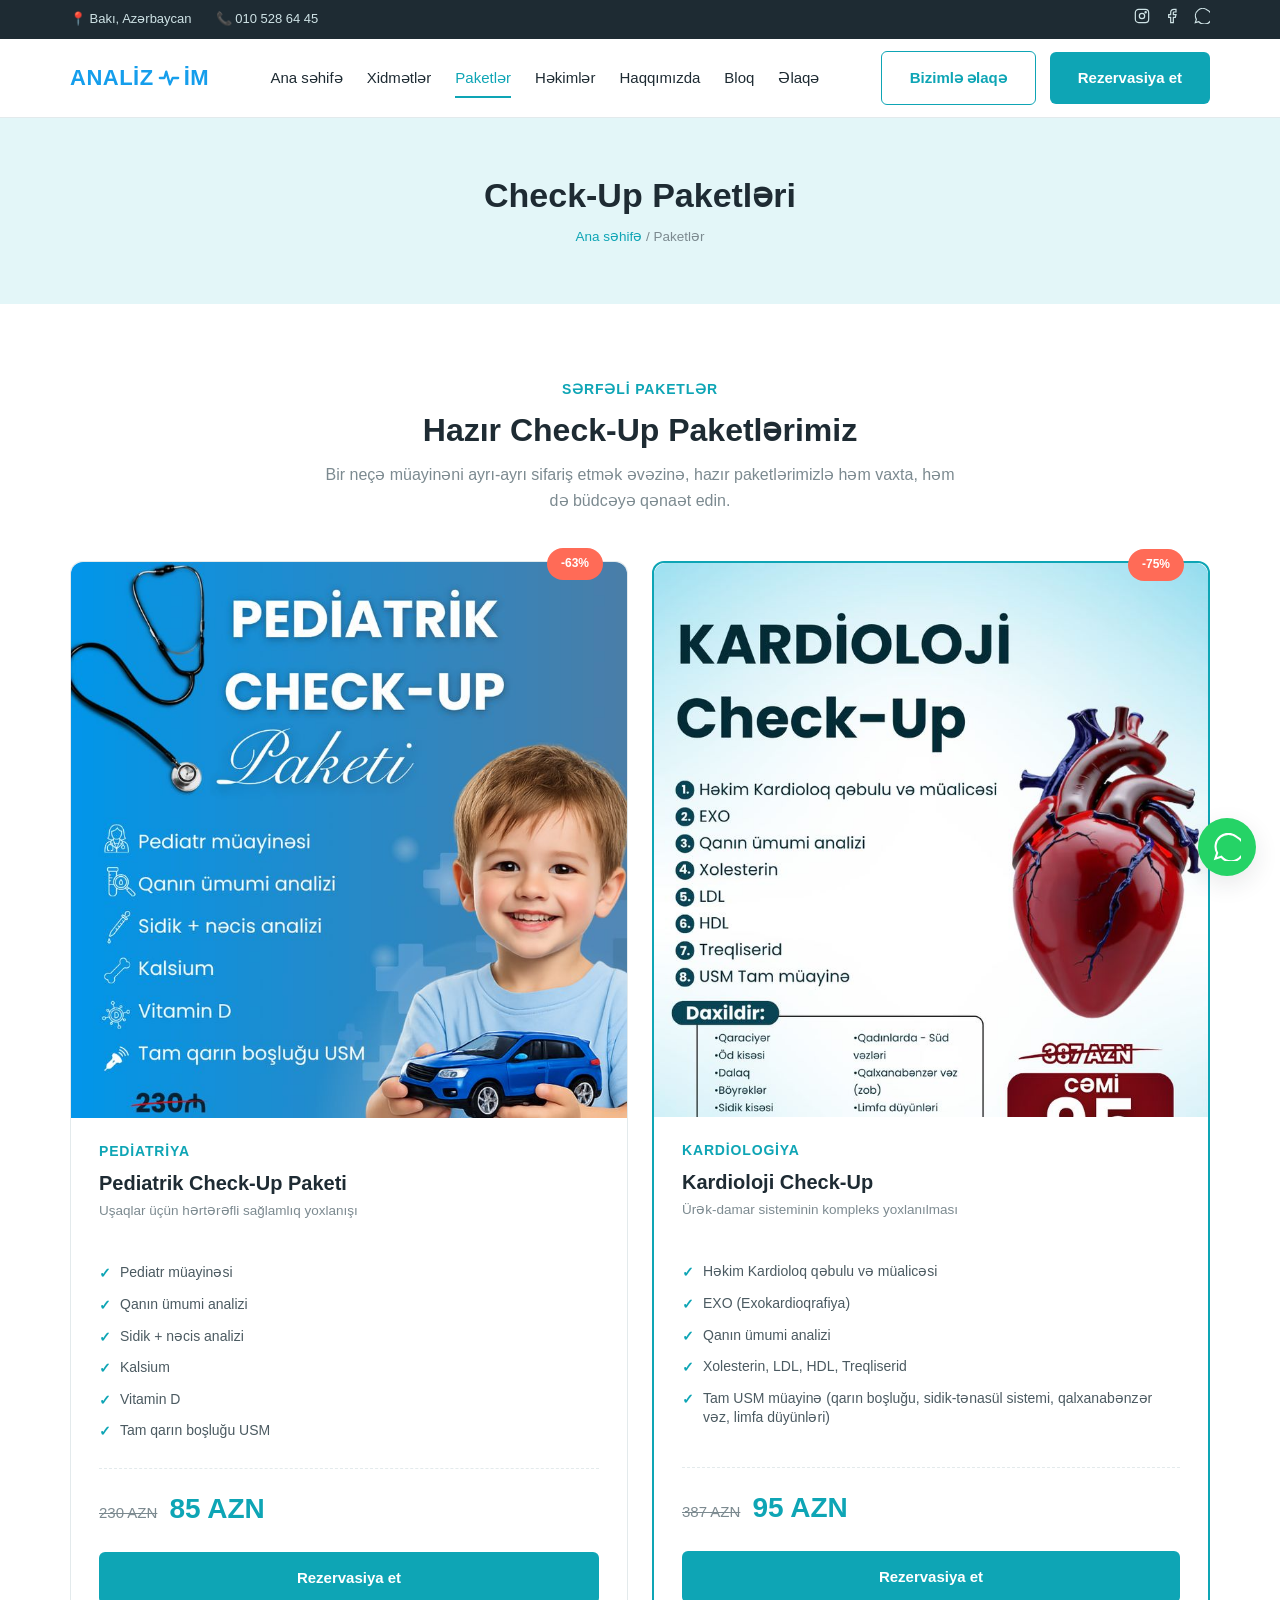
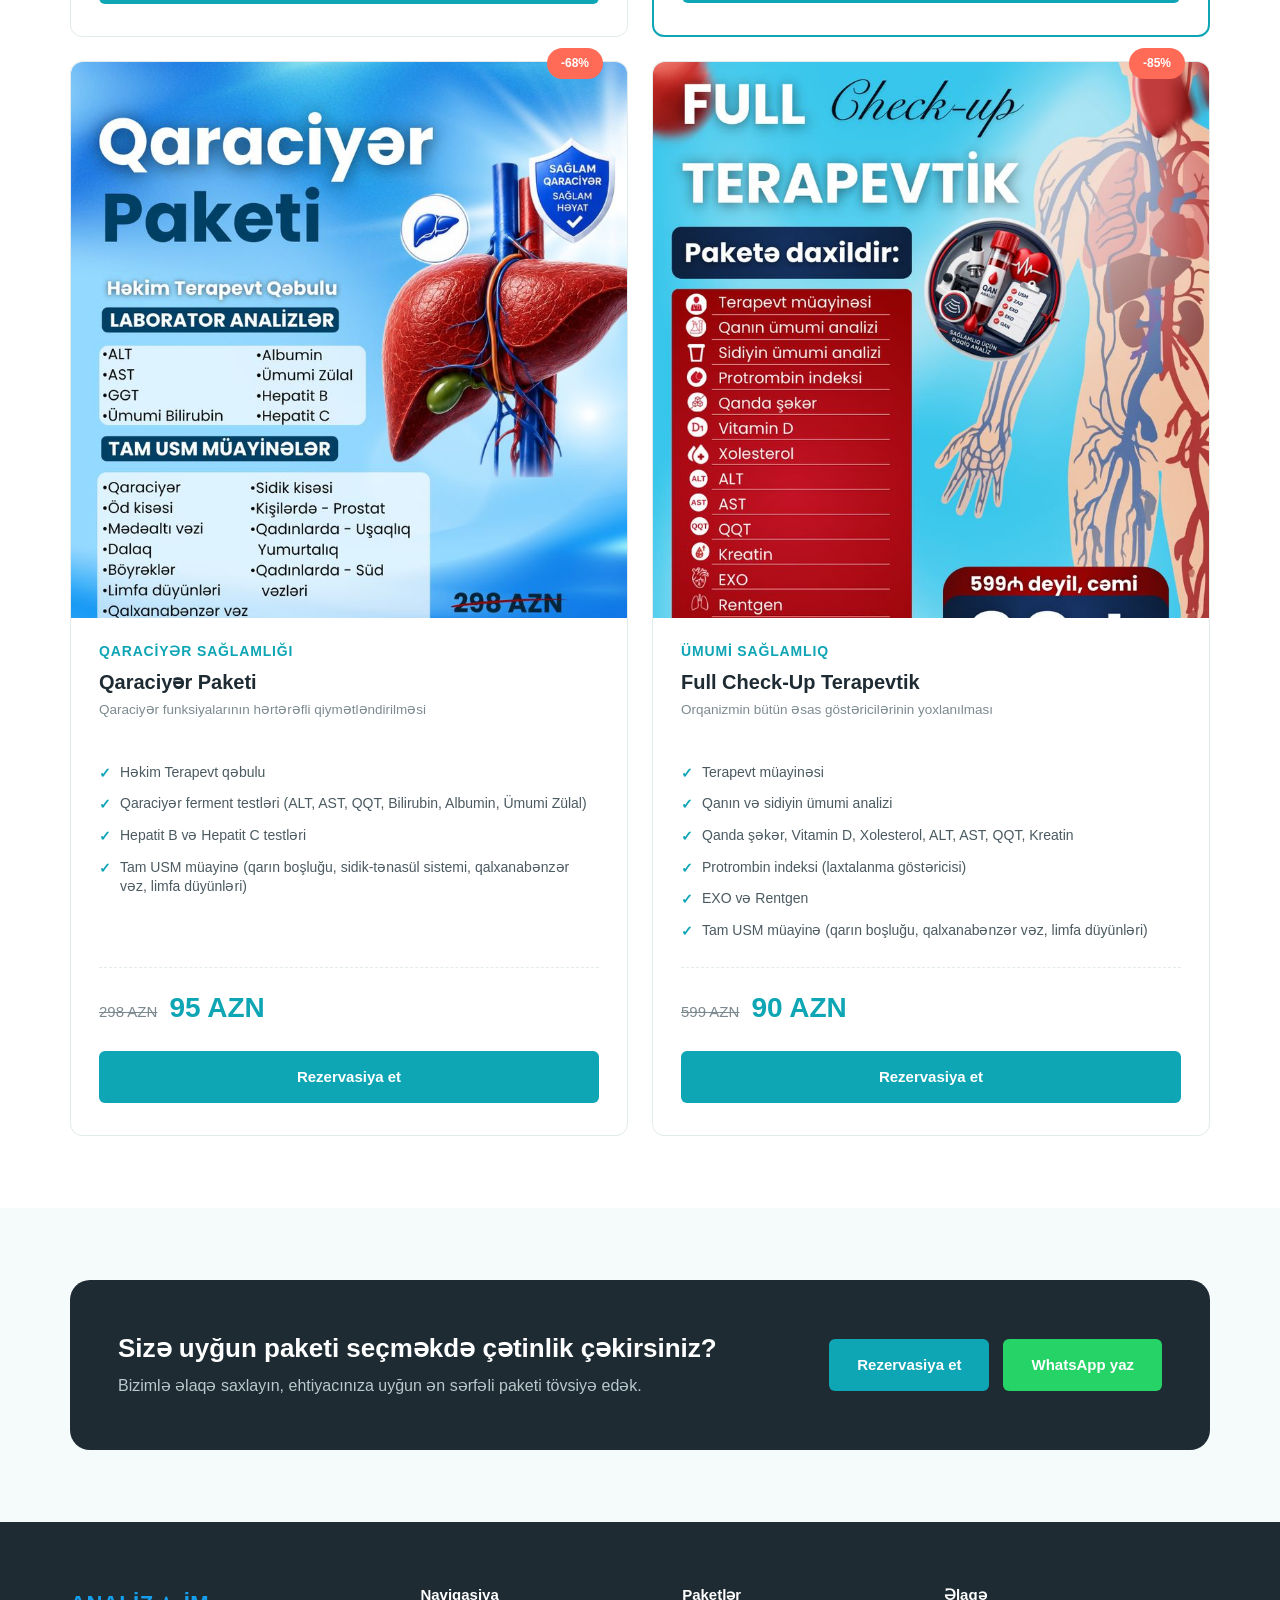
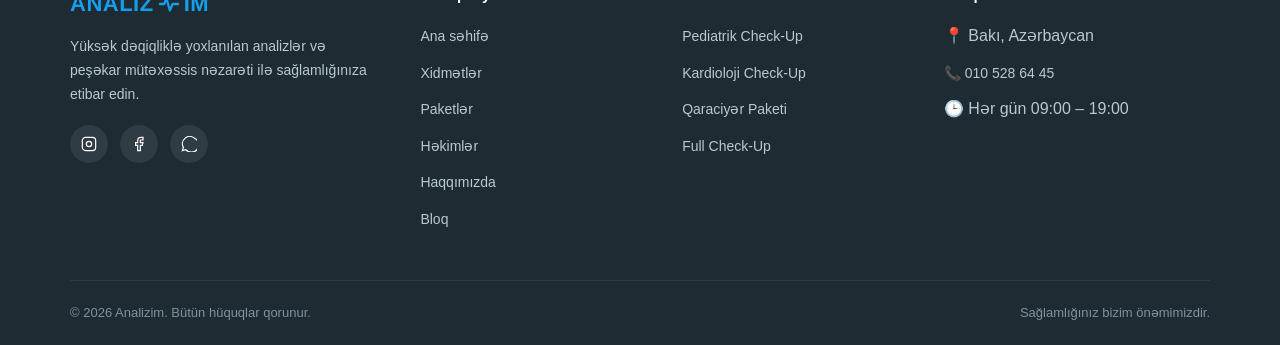
<file: paketler.html>
<!DOCTYPE html>
<html lang="az">
<head>
<meta charset="UTF-8">
<meta name="viewport" content="width=device-width, initial-scale=1.0">
<title>Check-Up Paketləri | Analizim.az</title>
<meta name="description" content="Analizim-in hazır Check-Up paketləri — Pediatrik, Kardioloji, Qaraciyər və Full Check-up paketləri sərfəli qiymətlərlə.">
<link rel="canonical" href="https://analizim.az/paketler.html">
<link rel="stylesheet" href="css/style.css">
</head>
<body>

<div class="topbar">
  <div class="container">
    <div class="topbar-info">
      <span>📍 Bakı, Azərbaycan</span>
      <a href="tel:+994105286445">📞 010 528 64 45</a>
    </div>
    <div class="topbar-social">
      <a href="https://www.instagram.com/analizim.az/" target="_blank" aria-label="Instagram">
        <svg width="16" height="16" viewBox="0 0 24 24" fill="none" stroke="currentColor" stroke-width="1.8"><rect x="2" y="2" width="20" height="20" rx="5"/><circle cx="12" cy="12" r="4"/><circle cx="17.5" cy="6.5" r="1"/></svg>
      </a>
      <a href="#" aria-label="Facebook">
        <svg width="16" height="16" viewBox="0 0 24 24" fill="none" stroke="currentColor" stroke-width="1.8"><path d="M18 2h-3a5 5 0 0 0-5 5v3H7v4h3v8h4v-8h3l1-4h-4V7a1 1 0 0 1 1-1h3z"/></svg>
      </a>
      <a href="https://wa.me/994105286445" target="_blank" aria-label="WhatsApp">
        <svg width="16" height="16" viewBox="0 0 24 24" fill="none" stroke="currentColor" stroke-width="1.8"><path d="M20.5 3.5A11 11 0 0 0 3.6 17.1L2 22l5.1-1.6A11 11 0 1 0 20.5 3.5z"/></svg>
      </a>
    </div>
  </div>
</div>

<header class="header">
  <div class="container">
    <a href="index.html" class="logo">
      ANALİZ<svg class="logo-pulse" width="22" height="22" viewBox="0 0 24 24" fill="none" stroke="currentColor" stroke-width="2.5" stroke-linecap="round" stroke-linejoin="round"><path d="M2 12h5l2-7 4 14 3-7h6"/></svg>İM
    </a>
    <nav class="nav">
      <a href="index.html">Ana səhifə</a>
      <a href="xidmetler.html">Xidmətlər</a>
      <a href="paketler.html">Paketlər</a>
      <a href="hekimler.html">Həkimlər</a>
      <a href="haqqimizda.html">Haqqımızda</a>
      <a href="bloq.html">Bloq</a>
      <a href="elaqe.html">Əlaqə</a>
    </nav>
    <div class="header-actions">
      <a href="elaqe.html" class="btn btn-outline">Bizimlə əlaqə</a>
      <a href="elaqe.html#reservation-form" class="btn btn-primary">Rezervasiya et</a>
      <button class="nav-toggle" aria-label="Menyu">
        <span></span><span></span><span></span>
      </button>
    </div>
  </div>
</header>

<div class="page-header">
  <div class="container">
    <h1>Check-Up Paketləri</h1>
    <div class="breadcrumb"><a href="index.html">Ana səhifə</a> / Paketlər</div>
  </div>
</div>

<section class="section">
  <div class="container">
    <div class="section-head">
      <span class="section-tag">Sərfəli paketlər</span>
      <h2>Hazır Check-Up Paketlərimiz</h2>
      <p>Bir neçə müayinəni ayrı-ayrı sifariş etmək əvəzinə, hazır paketlərimizlə həm vaxta, həm də büdcəyə qənaət edin.</p>
    </div>

    <div class="grid-2" id="packages-grid">
      <p style="color:var(--color-text-light);">Yüklənir...</p>
    </div>
  </div>
</section>

<section class="section section-alt">
  <div class="container">
    <div class="cta-band">
      <div>
        <h2>Sizə uyğun paketi seçməkdə çətinlik çəkirsiniz?</h2>
        <p>Bizimlə əlaqə saxlayın, ehtiyacınıza uyğun ən sərfəli paketi tövsiyə edək.</p>
      </div>
      <div class="cta-actions">
        <a href="elaqe.html#reservation-form" class="btn btn-primary">Rezervasiya et</a>
        <a href="https://wa.me/994105286445" target="_blank" class="btn btn-whatsapp">WhatsApp yaz</a>
      </div>
    </div>
  </div>
</section>

<footer class="footer">
  <div class="container">
    <div class="footer-grid">
      <div>
        <a href="index.html" class="logo">
          ANALİZ<svg class="logo-pulse" width="22" height="22" viewBox="0 0 24 24" fill="none" stroke="currentColor" stroke-width="2.5" stroke-linecap="round" stroke-linejoin="round"><path d="M2 12h5l2-7 4 14 3-7h6"/></svg>İM
        </a>
        <p>Yüksək dəqiqliklə yoxlanılan analizlər və peşəkar mütəxəssis nəzarəti ilə sağlamlığınıza etibar edin.</p>
        <div class="footer-social">
          <a href="https://www.instagram.com/analizim.az/" target="_blank" aria-label="Instagram">
            <svg width="16" height="16" viewBox="0 0 24 24" fill="none" stroke="currentColor" stroke-width="1.8"><rect x="2" y="2" width="20" height="20" rx="5"/><circle cx="12" cy="12" r="4"/></svg>
          </a>
          <a href="#" aria-label="Facebook">
            <svg width="16" height="16" viewBox="0 0 24 24" fill="none" stroke="currentColor" stroke-width="1.8"><path d="M18 2h-3a5 5 0 0 0-5 5v3H7v4h3v8h4v-8h3l1-4h-4V7a1 1 0 0 1 1-1h3z"/></svg>
          </a>
          <a href="https://wa.me/994105286445" target="_blank" aria-label="WhatsApp">
            <svg width="16" height="16" viewBox="0 0 24 24" fill="none" stroke="currentColor" stroke-width="1.8"><path d="M20.5 3.5A11 11 0 0 0 3.6 17.1L2 22l5.1-1.6A11 11 0 1 0 20.5 3.5z"/></svg>
          </a>
        </div>
      </div>
      <div>
        <h4>Naviqasiya</h4>
        <ul>
          <li><a href="index.html">Ana səhifə</a></li>
          <li><a href="xidmetler.html">Xidmətlər</a></li>
          <li><a href="paketler.html">Paketlər</a></li>
          <li><a href="hekimler.html">Həkimlər</a></li>
          <li><a href="haqqimizda.html">Haqqımızda</a></li>
          <li><a href="bloq.html">Bloq</a></li>
        </ul>
      </div>
      <div>
        <h4>Paketlər</h4>
        <ul>
          <li><a href="paketler.html">Pediatrik Check-Up</a></li>
          <li><a href="paketler.html">Kardioloji Check-Up</a></li>
          <li><a href="paketler.html">Qaraciyər Paketi</a></li>
          <li><a href="paketler.html">Full Check-Up</a></li>
        </ul>
      </div>
      <div>
        <h4>Əlaqə</h4>
        <ul>
          <li>📍 Bakı, Azərbaycan</li>
          <li><a href="tel:+994105286445">📞 010 528 64 45</a></li>
          <li>🕒 Hər gün 09:00 – 19:00</li>
        </ul>
      </div>
    </div>
    <div class="footer-bottom">
      <span>© 2026 Analizim. Bütün hüquqlar qorunur.</span>
      <span>Sağlamlığınız bizim önəmimizdir.</span>
    </div>
  </div>
</footer>

<a href="https://wa.me/994105286445" target="_blank" class="float-whatsapp" aria-label="WhatsApp ilə yazın">
  <svg width="28" height="28" viewBox="0 0 24 24" fill="none" stroke="currentColor" stroke-width="1.8"><path d="M20.5 3.5A11 11 0 0 0 3.6 17.1L2 22l5.1-1.6A11 11 0 1 0 20.5 3.5z"/></svg>
</a>

<script src="js/main.js"></script>
<script src="js/packages.js"></script>
</body>
</html>
</file>
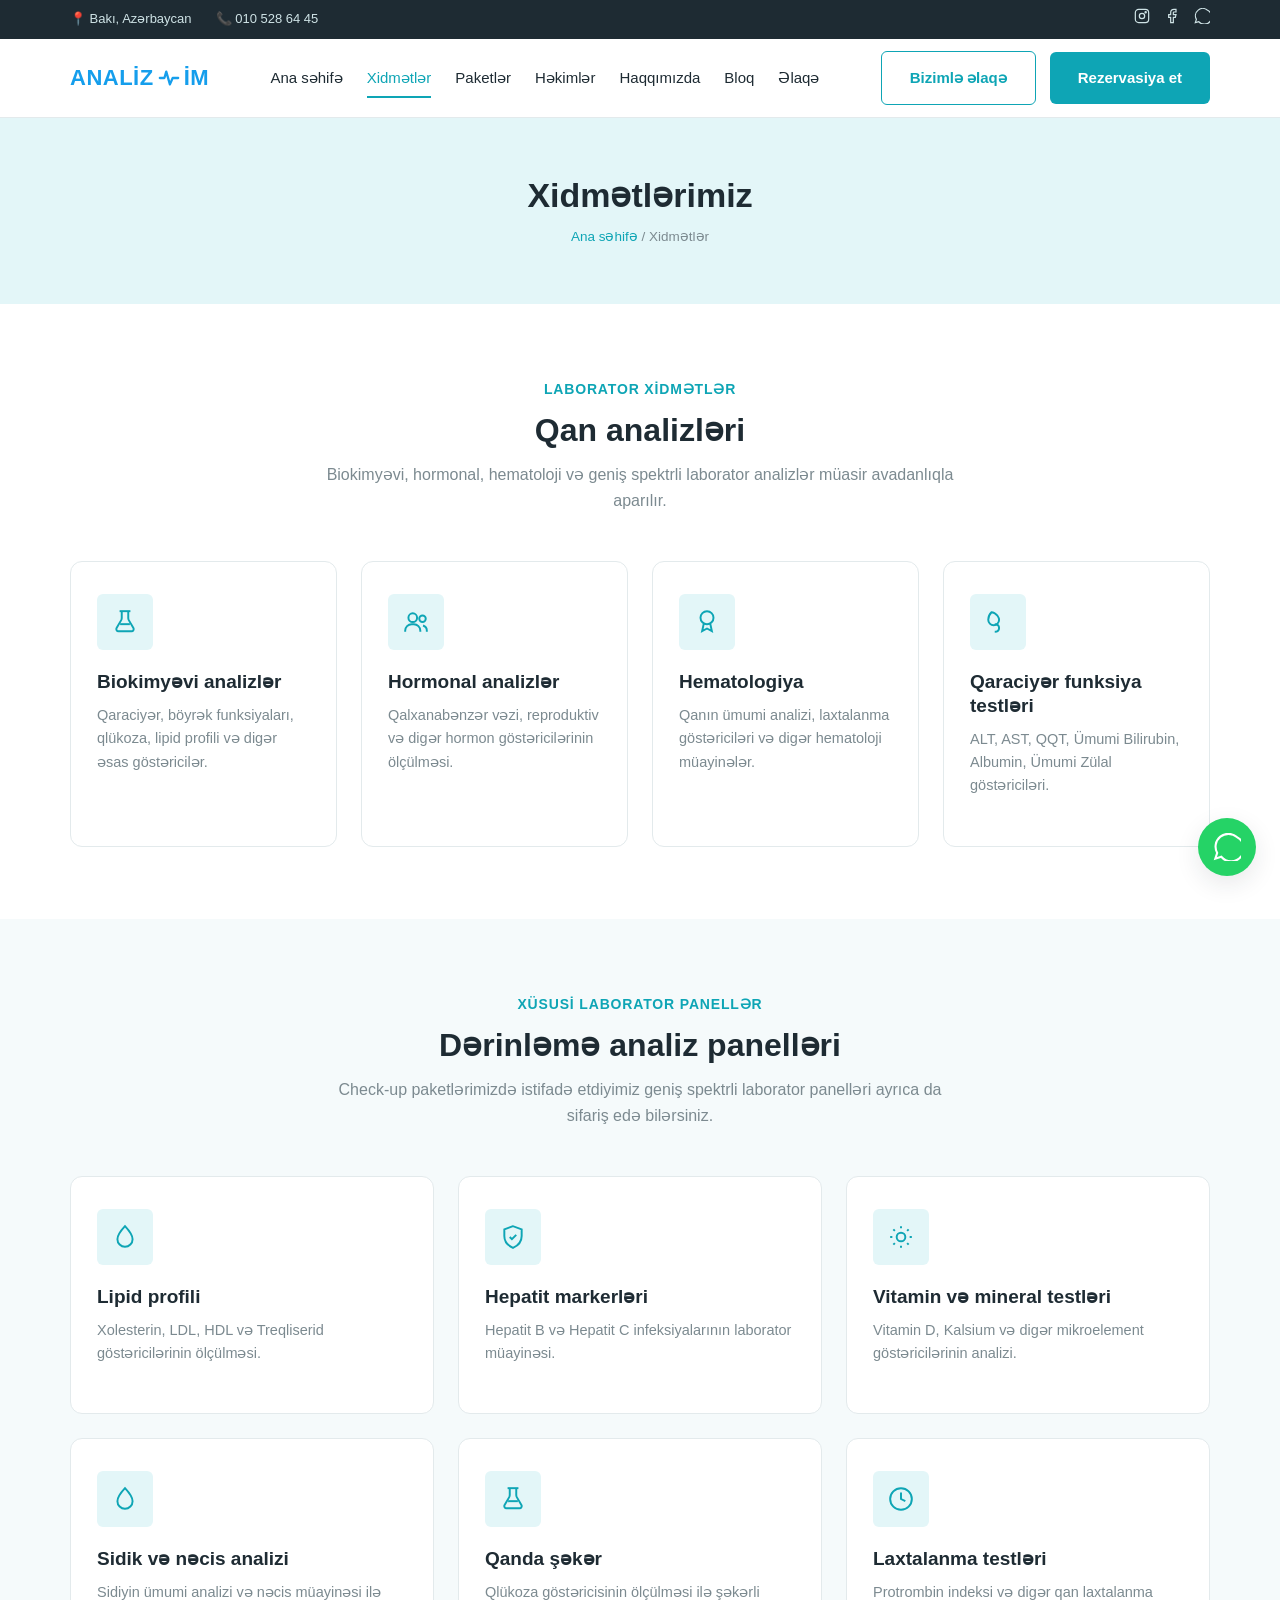
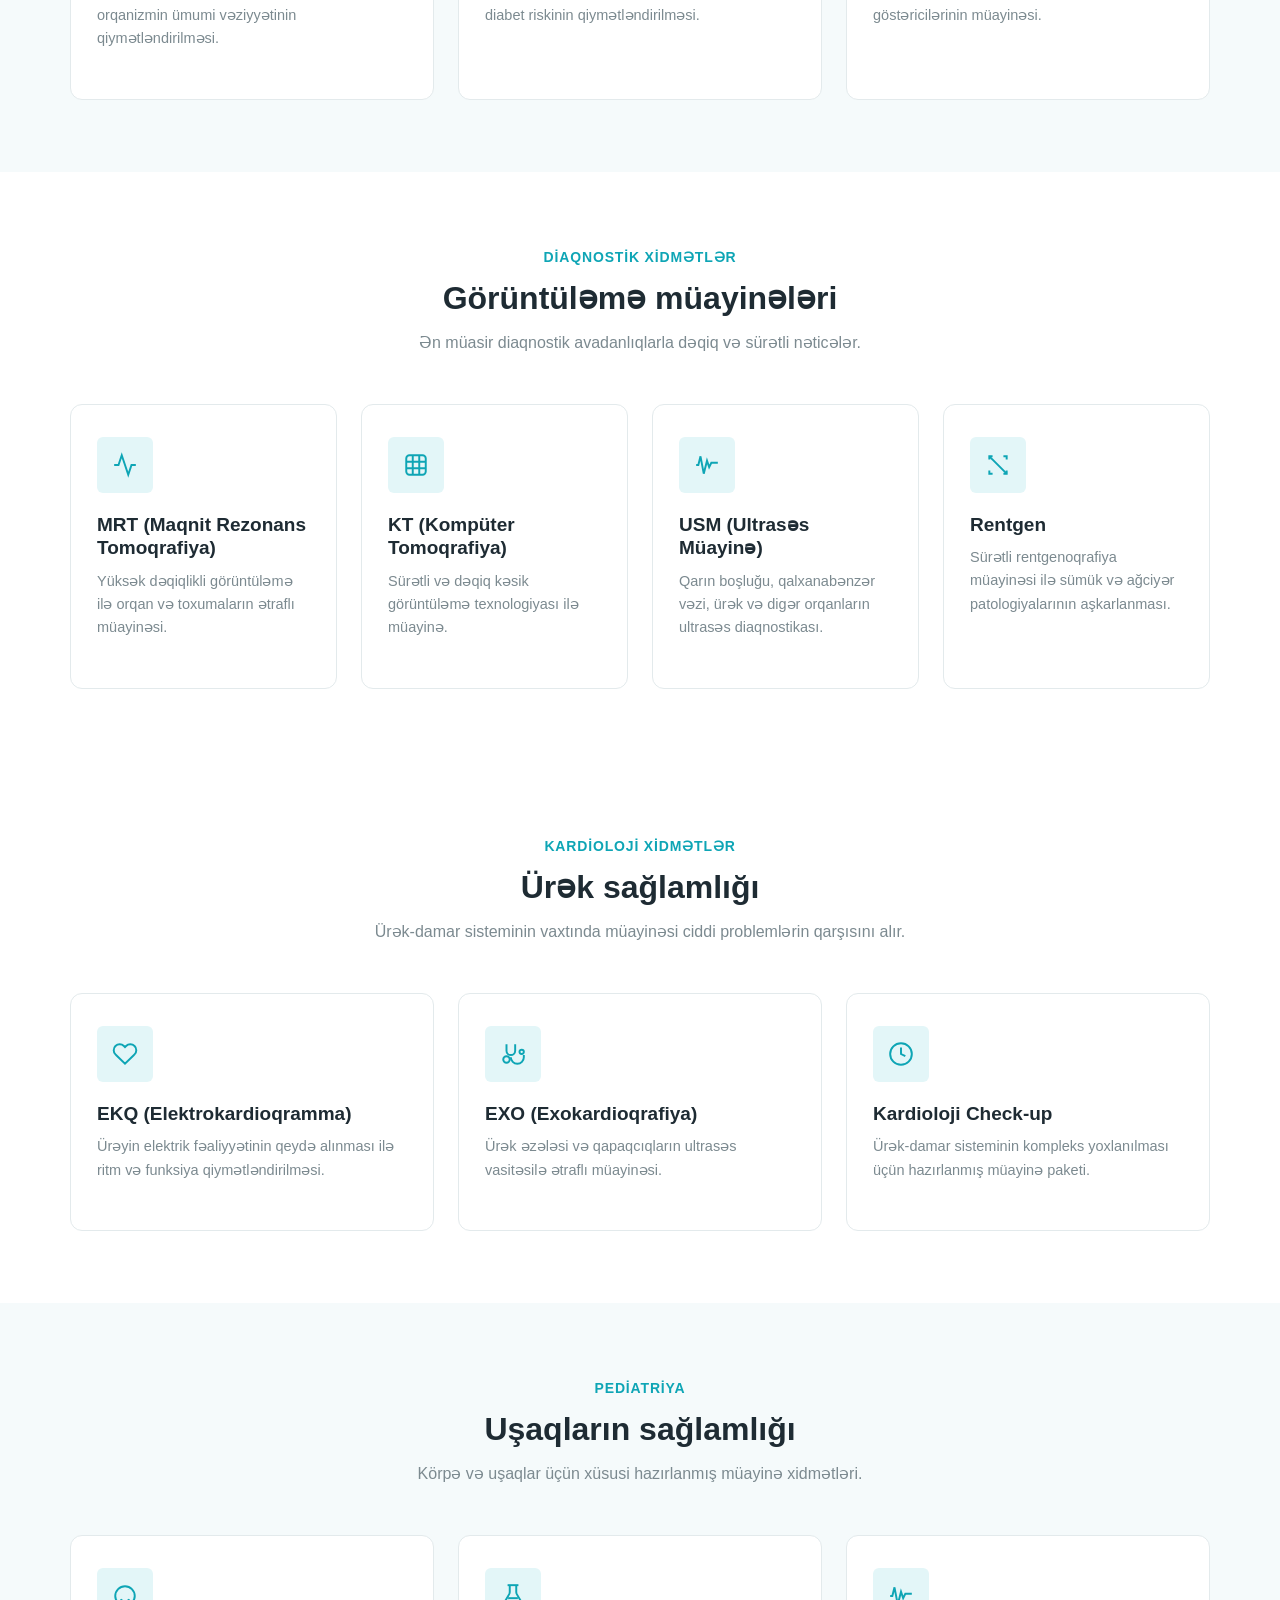
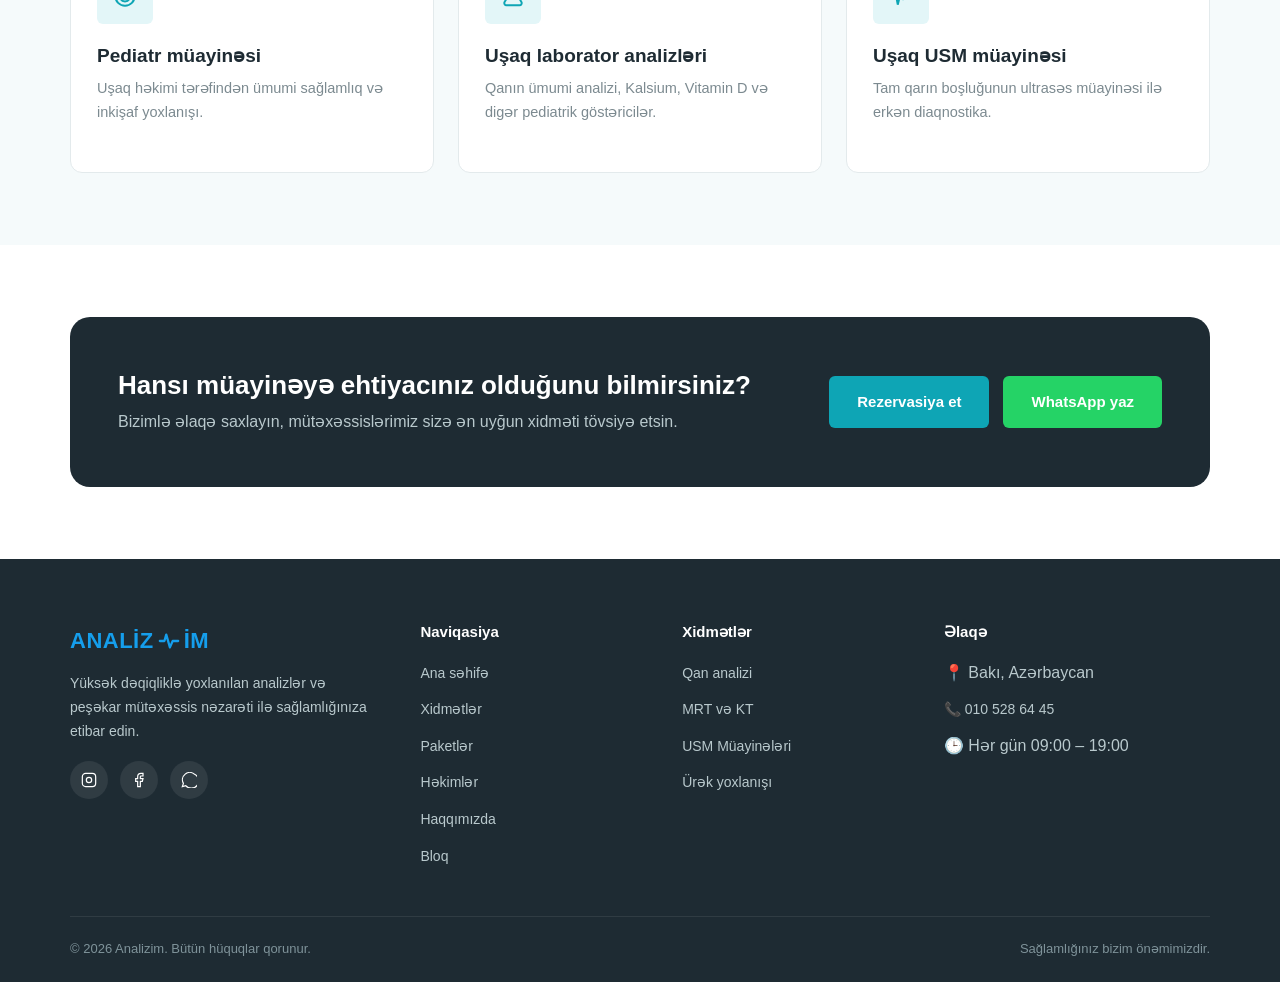
<file: xidmetler.html>
<!DOCTYPE html>
<html lang="az">
<head>
<meta charset="UTF-8">
<meta name="viewport" content="width=device-width, initial-scale=1.0">
<title>Xidmətlər | Analizim</title>
<meta name="description" content="Analizim-in təqdim etdiyi laborator analiz, MRT/KT, USM və ürək müayinəsi xidmətləri.">
<link rel="canonical" href="https://analizim.az/xidmetler.html">
<link rel="stylesheet" href="css/style.css">
</head>
<body>

<div class="topbar">
  <div class="container">
    <div class="topbar-info">
      <span>📍 Bakı, Azərbaycan</span>
      <a href="tel:+994105286445">📞 010 528 64 45</a>
    </div>
    <div class="topbar-social">
      <a href="https://www.instagram.com/analizim.az/" target="_blank" aria-label="Instagram">
        <svg width="16" height="16" viewBox="0 0 24 24" fill="none" stroke="currentColor" stroke-width="1.8"><rect x="2" y="2" width="20" height="20" rx="5"/><circle cx="12" cy="12" r="4"/><circle cx="17.5" cy="6.5" r="1"/></svg>
      </a>
      <a href="#" aria-label="Facebook">
        <svg width="16" height="16" viewBox="0 0 24 24" fill="none" stroke="currentColor" stroke-width="1.8"><path d="M18 2h-3a5 5 0 0 0-5 5v3H7v4h3v8h4v-8h3l1-4h-4V7a1 1 0 0 1 1-1h3z"/></svg>
      </a>
      <a href="https://wa.me/994105286445" target="_blank" aria-label="WhatsApp">
        <svg width="16" height="16" viewBox="0 0 24 24" fill="none" stroke="currentColor" stroke-width="1.8"><path d="M20.5 3.5A11 11 0 0 0 3.6 17.1L2 22l5.1-1.6A11 11 0 1 0 20.5 3.5z"/></svg>
      </a>
    </div>
  </div>
</div>

<header class="header">
  <div class="container">
    <a href="index.html" class="logo">
      ANALİZ<svg class="logo-pulse" width="22" height="22" viewBox="0 0 24 24" fill="none" stroke="currentColor" stroke-width="2.5" stroke-linecap="round" stroke-linejoin="round"><path d="M2 12h5l2-7 4 14 3-7h6"/></svg>İM
    </a>
    <nav class="nav">
      <a href="index.html">Ana səhifə</a>
      <a href="xidmetler.html">Xidmətlər</a>
      <a href="paketler.html">Paketlər</a>
      <a href="hekimler.html">Həkimlər</a>
      <a href="haqqimizda.html">Haqqımızda</a>
      <a href="bloq.html">Bloq</a>
      <a href="elaqe.html">Əlaqə</a>
    </nav>
    <div class="header-actions">
      <a href="elaqe.html" class="btn btn-outline">Bizimlə əlaqə</a>
      <a href="elaqe.html#reservation-form" class="btn btn-primary">Rezervasiya et</a>
      <button class="nav-toggle" aria-label="Menyu">
        <span></span><span></span><span></span>
      </button>
    </div>
  </div>
</header>

<div class="page-header">
  <div class="container">
    <h1>Xidmətlərimiz</h1>
    <div class="breadcrumb"><a href="index.html">Ana səhifə</a> / Xidmətlər</div>
  </div>
</div>

<section class="section">
  <div class="container">
    <div class="section-head">
      <span class="section-tag">Laborator xidmətlər</span>
      <h2>Qan analizləri</h2>
      <p>Biokimyəvi, hormonal, hematoloji və geniş spektrli laborator analizlər müasir avadanlıqla aparılır.</p>
    </div>
    <div class="grid-4" id="services-grid-lab">
      <p style="color:var(--color-text-light);">Yüklənir...</p>
    </div>
  </div>
</section>

<section class="section section-alt">
  <div class="container">
    <div class="section-head">
      <span class="section-tag">Xüsusi laborator panellər</span>
      <h2>Dərinləmə analiz panelləri</h2>
      <p>Check-up paketlərimizdə istifadə etdiyimiz geniş spektrli laborator panelləri ayrıca da sifariş edə bilərsiniz.</p>
    </div>
    <div class="grid-3" id="services-grid-panels">
      <p style="color:var(--color-text-light);">Yüklənir...</p>
    </div>
  </div>
</section>

<section class="section">
  <div class="container">
    <div class="section-head">
      <span class="section-tag">Diaqnostik xidmətlər</span>
      <h2>Görüntüləmə müayinələri</h2>
      <p>Ən müasir diaqnostik avadanlıqlarla dəqiq və sürətli nəticələr.</p>
    </div>
    <div class="grid-4" id="services-grid-diagnostic">
      <p style="color:var(--color-text-light);">Yüklənir...</p>
    </div>
  </div>
</section>

<section class="section">
  <div class="container">
    <div class="section-head">
      <span class="section-tag">Kardioloji xidmətlər</span>
      <h2>Ürək sağlamlığı</h2>
      <p>Ürək-damar sisteminin vaxtında müayinəsi ciddi problemlərin qarşısını alır.</p>
    </div>
    <div class="grid-3" id="services-grid-cardio">
      <p style="color:var(--color-text-light);">Yüklənir...</p>
    </div>
  </div>
</section>

<section class="section section-alt">
  <div class="container">
    <div class="section-head">
      <span class="section-tag">Pediatriya</span>
      <h2>Uşaqların sağlamlığı</h2>
      <p>Körpə və uşaqlar üçün xüsusi hazırlanmış müayinə xidmətləri.</p>
    </div>
    <div class="grid-3" id="services-grid-pediatric">
      <p style="color:var(--color-text-light);">Yüklənir...</p>
    </div>
  </div>
</section>

<section class="section">
  <div class="container">
    <div class="cta-band">
      <div>
        <h2>Hansı müayinəyə ehtiyacınız olduğunu bilmirsiniz?</h2>
        <p>Bizimlə əlaqə saxlayın, mütəxəssislərimiz sizə ən uyğun xidməti tövsiyə etsin.</p>
      </div>
      <div class="cta-actions">
        <a href="elaqe.html#reservation-form" class="btn btn-primary">Rezervasiya et</a>
        <a href="https://wa.me/994105286445" target="_blank" class="btn btn-whatsapp">WhatsApp yaz</a>
      </div>
    </div>
  </div>
</section>

<footer class="footer">
  <div class="container">
    <div class="footer-grid">
      <div>
        <a href="index.html" class="logo">
          ANALİZ<svg class="logo-pulse" width="22" height="22" viewBox="0 0 24 24" fill="none" stroke="currentColor" stroke-width="2.5" stroke-linecap="round" stroke-linejoin="round"><path d="M2 12h5l2-7 4 14 3-7h6"/></svg>İM
        </a>
        <p>Yüksək dəqiqliklə yoxlanılan analizlər və peşəkar mütəxəssis nəzarəti ilə sağlamlığınıza etibar edin.</p>
        <div class="footer-social">
          <a href="https://www.instagram.com/analizim.az/" target="_blank" aria-label="Instagram">
            <svg width="16" height="16" viewBox="0 0 24 24" fill="none" stroke="currentColor" stroke-width="1.8"><rect x="2" y="2" width="20" height="20" rx="5"/><circle cx="12" cy="12" r="4"/></svg>
          </a>
          <a href="#" aria-label="Facebook">
            <svg width="16" height="16" viewBox="0 0 24 24" fill="none" stroke="currentColor" stroke-width="1.8"><path d="M18 2h-3a5 5 0 0 0-5 5v3H7v4h3v8h4v-8h3l1-4h-4V7a1 1 0 0 1 1-1h3z"/></svg>
          </a>
          <a href="https://wa.me/994105286445" target="_blank" aria-label="WhatsApp">
            <svg width="16" height="16" viewBox="0 0 24 24" fill="none" stroke="currentColor" stroke-width="1.8"><path d="M20.5 3.5A11 11 0 0 0 3.6 17.1L2 22l5.1-1.6A11 11 0 1 0 20.5 3.5z"/></svg>
          </a>
        </div>
      </div>
      <div>
        <h4>Naviqasiya</h4>
        <ul>
          <li><a href="index.html">Ana səhifə</a></li>
          <li><a href="xidmetler.html">Xidmətlər</a></li>
          <li><a href="paketler.html">Paketlər</a></li>
          <li><a href="hekimler.html">Həkimlər</a></li>
          <li><a href="haqqimizda.html">Haqqımızda</a></li>
          <li><a href="bloq.html">Bloq</a></li>
        </ul>
      </div>
      <div>
        <h4>Xidmətlər</h4>
        <ul>
          <li><a href="xidmetler.html">Qan analizi</a></li>
          <li><a href="xidmetler.html">MRT və KT</a></li>
          <li><a href="xidmetler.html">USM Müayinələri</a></li>
          <li><a href="xidmetler.html">Ürək yoxlanışı</a></li>
        </ul>
      </div>
      <div>
        <h4>Əlaqə</h4>
        <ul>
          <li>📍 Bakı, Azərbaycan</li>
          <li><a href="tel:+994105286445">📞 010 528 64 45</a></li>
          <li>🕒 Hər gün 09:00 – 19:00</li>
        </ul>
      </div>
    </div>
    <div class="footer-bottom">
      <span>© 2026 Analizim. Bütün hüquqlar qorunur.</span>
      <span>Sağlamlığınız bizim önəmimizdir.</span>
    </div>
  </div>
</footer>

<a href="https://wa.me/994105286445" target="_blank" class="float-whatsapp" aria-label="WhatsApp ilə yazın">
  <svg width="28" height="28" viewBox="0 0 24 24" fill="none" stroke="currentColor" stroke-width="1.8"><path d="M20.5 3.5A11 11 0 0 0 3.6 17.1L2 22l5.1-1.6A11 11 0 1 0 20.5 3.5z"/></svg>
</a>

<script src="js/main.js"></script>
<script src="js/icons.js"></script>
<script src="js/services.js"></script>
</body>
</html>
</file>
<file: css/style.css>
/* ===== Analizim — Design System ===== */
:root {
  --color-primary: #0EA5B5;
  --color-primary-dark: #0A7E8C;
  --color-primary-light: #E3F6F8;
  --color-accent: #FF6B57;
  --color-dark: #1E2B33;
  --color-text: #4B5A61;
  --color-text-light: #7C8A90;
  --color-bg: #FFFFFF;
  --color-bg-alt: #F5FAFB;
  --color-border: #E3EAEC;

  --font-base: "Roboto", "Segoe UI", Arial, sans-serif;

  --radius-sm: 6px;
  --radius-md: 12px;
  --radius-lg: 20px;

  --shadow-sm: 0 2px 8px rgba(30, 43, 51, 0.06);
  --shadow-md: 0 8px 24px rgba(30, 43, 51, 0.10);

  --container-width: 1180px;
}

* { box-sizing: border-box; margin: 0; padding: 0; }

html { scroll-behavior: smooth; }

body {
  font-family: var(--font-base);
  color: var(--color-text);
  background: var(--color-bg);
  font-size: 16px;
  line-height: 1.6;
}

img { max-width: 100%; display: block; }

a { text-decoration: none; color: inherit; }

ul { list-style: none; }

button { font-family: inherit; cursor: pointer; border: none; background: none; }

h1, h2, h3, h4 {
  color: var(--color-dark);
  font-weight: 700;
  line-height: 1.25;
}

.container {
  width: 100%;
  max-width: var(--container-width);
  margin: 0 auto;
  padding: 0 20px;
}

.section { padding: 72px 0; }
.section-alt { background: var(--color-bg-alt); }

.section-head {
  text-align: center;
  max-width: 640px;
  margin: 0 auto 48px;
}

.section-tag {
  display: inline-block;
  color: var(--color-primary);
  font-weight: 600;
  font-size: 14px;
  letter-spacing: 0.06em;
  text-transform: uppercase;
  margin-bottom: 10px;
}

.section-head h2 { font-size: 32px; margin-bottom: 12px; }
.section-head p { color: var(--color-text-light); }

/* ===== Buttons ===== */
.btn {
  display: inline-flex;
  align-items: center;
  justify-content: center;
  gap: 8px;
  padding: 14px 28px;
  border-radius: var(--radius-sm);
  font-weight: 600;
  font-size: 15px;
  transition: all 0.2s ease;
  white-space: nowrap;
}

.btn-primary {
  background: var(--color-primary);
  color: #fff;
}
.btn-primary:hover { background: var(--color-primary-dark); }

.btn-outline {
  background: transparent;
  color: var(--color-primary);
  border: 1.5px solid var(--color-primary);
}
.btn-outline:hover { background: var(--color-primary-light); }

.btn-whatsapp {
  background: #25D366;
  color: #fff;
}
.btn-whatsapp:hover { background: #1DA851; }

.btn-block { width: 100%; }

/* ===== Header ===== */
.topbar {
  background: var(--color-dark);
  color: #cfe3e6;
  font-size: 13px;
}
.topbar .container {
  display: flex;
  align-items: center;
  justify-content: space-between;
  padding-top: 8px;
  padding-bottom: 8px;
}
.topbar-info { display: flex; gap: 24px; align-items: center; flex-wrap: wrap; }
.topbar-info a { color: #cfe3e6; }
.topbar-info a:hover { color: #fff; }
.topbar-social { display: flex; gap: 14px; }
.topbar-social a { color: #cfe3e6; }
.topbar-social a:hover { color: var(--color-primary); }

.header {
  position: sticky;
  top: 0;
  z-index: 100;
  background: #fff;
  border-bottom: 1px solid var(--color-border);
}
.header .container {
  display: flex;
  align-items: center;
  justify-content: space-between;
  height: 78px;
}
.logo { display: flex; align-items: center; gap: 2px; font-weight: 800; font-size: 22px; letter-spacing: 0.5px; color: #159EEC; }
.logo-pulse { flex: none; margin: 0 2px; }

.nav { display: flex; align-items: center; gap: 24px; }
.nav a {
  font-weight: 500;
  font-size: 15px;
  color: var(--color-dark);
  position: relative;
  padding: 6px 0;
}
.nav a:hover, .nav a.active { color: var(--color-primary); }
.nav a.active::after {
  content: "";
  position: absolute;
  left: 0; right: 0; bottom: -2px;
  height: 2px;
  background: var(--color-primary);
}

.header-actions { display: flex; align-items: center; gap: 14px; }

.nav-toggle {
  display: none;
  flex-direction: column;
  gap: 5px;
  width: 28px;
}
.nav-toggle span { display: block; width: 100%; height: 2px; background: var(--color-dark); border-radius: 2px; }

/* ===== Hero ===== */
.hero {
  background: linear-gradient(120deg, var(--color-primary-light) 0%, #fff 60%);
  padding: 64px 0;
}
.hero .container {
  display: grid;
  grid-template-columns: 1.1fr 0.9fr;
  gap: 48px;
  align-items: center;
}
.hero-eyebrow {
  display: inline-flex;
  align-items: center;
  gap: 8px;
  background: #fff;
  color: var(--color-primary-dark);
  font-weight: 600;
  font-size: 13px;
  padding: 8px 16px;
  border-radius: 999px;
  box-shadow: var(--shadow-sm);
  margin-bottom: 20px;
}
.hero h1 { font-size: 44px; margin-bottom: 18px; }
.hero h1 span { color: var(--color-primary); }
.hero p { font-size: 17px; color: var(--color-text-light); margin-bottom: 30px; max-width: 480px; }
.hero-actions { display: flex; gap: 14px; flex-wrap: wrap; }

.hero-stats {
  display: flex;
  gap: 28px;
  margin-top: 44px;
  flex-wrap: wrap;
}
.hero-stats .stat strong { display: block; font-size: 26px; color: var(--color-dark); }
.hero-stats .stat span { font-size: 13px; color: var(--color-text-light); }

.hero-media {
  position: relative;
  border-radius: var(--radius-lg);
  overflow: hidden;
  aspect-ratio: 4/4.3;
  background: var(--color-primary);
}
.hero-media img { width: 100%; height: 100%; object-fit: cover; }
.hero-media .placeholder-fill {
  width: 100%; height: 100%;
  display: flex; align-items: center; justify-content: center;
  color: #fff; font-size: 15px; text-align: center; padding: 20px;
  background: linear-gradient(160deg, var(--color-primary), var(--color-primary-dark));
}

/* ===== Feature / Service cards ===== */
.grid-4 { display: grid; grid-template-columns: repeat(4, 1fr); gap: 24px; }
.grid-3 { display: grid; grid-template-columns: repeat(3, 1fr); gap: 24px; }
.grid-2 { display: grid; grid-template-columns: repeat(2, 1fr); gap: 24px; }

.card {
  background: #fff;
  border: 1px solid var(--color-border);
  border-radius: var(--radius-md);
  padding: 32px 26px;
  transition: all 0.2s ease;
}
.card:hover { box-shadow: var(--shadow-md); transform: translateY(-4px); border-color: transparent; }

.card-icon {
  width: 56px; height: 56px;
  border-radius: var(--radius-sm);
  background: var(--color-primary-light);
  color: var(--color-primary);
  display: flex; align-items: center; justify-content: center;
  font-size: 26px;
  margin-bottom: 20px;
}
.card h3 { font-size: 19px; margin-bottom: 10px; }
.card p { font-size: 14.5px; color: var(--color-text-light); margin-bottom: 16px; }
.card-link { color: var(--color-primary); font-weight: 600; font-size: 14px; }

/* ===== Why us ===== */
.why-list { display: flex; flex-direction: column; gap: 22px; margin-top: 12px; }
.why-item { display: flex; gap: 16px; align-items: flex-start; }
.why-icon {
  flex: none;
  width: 44px; height: 44px;
  border-radius: 50%;
  background: var(--color-primary);
  color: #fff;
  display: flex; align-items: center; justify-content: center;
  font-weight: 700;
}
.why-item h4 { font-size: 16.5px; margin-bottom: 4px; }
.why-item p { font-size: 14px; color: var(--color-text-light); }

/* ===== CTA band ===== */
.cta-band {
  background: var(--color-dark);
  border-radius: var(--radius-lg);
  padding: 52px 48px;
  display: flex;
  align-items: center;
  justify-content: space-between;
  gap: 24px;
  flex-wrap: wrap;
  color: #fff;
}
.cta-band h2 { color: #fff; font-size: 26px; margin-bottom: 8px; }
.cta-band p { color: #b9c9cd; }
.cta-actions { display: flex; gap: 14px; flex-wrap: wrap; }

/* ===== Doctors ===== */
.doctor-card { text-align: center; }
.doctor-photo {
  width: 100%;
  aspect-ratio: 3/3.3;
  border-radius: var(--radius-md);
  background: var(--color-primary-light);
  overflow: hidden;
  margin-bottom: 18px;
  display: flex; align-items: center; justify-content: center;
  color: var(--color-primary);
  font-size: 40px;
  font-weight: 700;
}
.doctor-card h3 { font-size: 17px; margin-bottom: 4px; }
.doctor-card .role { color: var(--color-primary); font-size: 13.5px; font-weight: 600; margin-bottom: 10px; }

/* ===== Blog ===== */
.blog-card { display: flex; flex-direction: column; }
.blog-thumb {
  aspect-ratio: 16/10;
  border-radius: var(--radius-md);
  background: var(--color-primary-light);
  margin-bottom: 18px;
  display: flex; align-items: center; justify-content: center;
  color: var(--color-primary);
  font-size: 30px;
}
.blog-date { font-size: 12.5px; color: var(--color-text-light); text-transform: uppercase; letter-spacing: 0.04em; margin-bottom: 8px; }
.blog-card h3 { font-size: 18px; margin-bottom: 10px; }
.blog-card p { font-size: 14px; color: var(--color-text-light); }

/* ===== Testimonials ===== */
.testimonial-card {
  background: var(--color-bg-alt);
  border-radius: var(--radius-md);
  padding: 30px;
}
.testimonial-stars { color: #FFB020; font-size: 15px; margin-bottom: 14px; letter-spacing: 2px; }
.testimonial-card p { font-size: 14.5px; color: var(--color-text); margin-bottom: 20px; }
.testimonial-person { display: flex; align-items: center; gap: 12px; }
.testimonial-avatar {
  width: 42px; height: 42px; border-radius: 50%;
  background: var(--color-primary);
  color: #fff; display: flex; align-items: center; justify-content: center;
  font-weight: 700; font-size: 15px;
}
.testimonial-person strong { display: block; font-size: 14px; color: var(--color-dark); }
.testimonial-person span { font-size: 12.5px; color: var(--color-text-light); }

/* ===== Page header (inner pages) ===== */
.page-header {
  background: var(--color-primary-light);
  padding: 56px 0;
  text-align: center;
}
.page-header h1 { font-size: 34px; margin-bottom: 10px; }
.breadcrumb { font-size: 13.5px; color: var(--color-text-light); }
.breadcrumb a { color: var(--color-primary); }

/* ===== About page ===== */
.about-grid {
  display: grid;
  grid-template-columns: 0.9fr 1.1fr;
  gap: 56px;
  align-items: center;
}
.about-media {
  aspect-ratio: 4/3.6;
  border-radius: var(--radius-lg);
  background: linear-gradient(160deg, var(--color-primary), var(--color-primary-dark));
  display: flex; align-items: center; justify-content: center;
  color: #fff; font-size: 16px; text-align: center; padding: 24px;
}
.about-content h2 { font-size: 30px; margin-bottom: 16px; }
.about-content p { margin-bottom: 14px; color: var(--color-text); }

.cert-grid { display: grid; grid-template-columns: repeat(4, 1fr); gap: 20px; margin-top: 40px; }
.cert-item {
  border: 1px dashed var(--color-border);
  border-radius: var(--radius-md);
  padding: 26px 16px;
  text-align: center;
  color: var(--color-text-light);
  font-size: 13.5px;
}
.cert-item .cert-icon { font-size: 28px; margin-bottom: 10px; color: var(--color-primary); }

/* ===== Check-up Packages ===== */
.package-card {
  background: #fff;
  border: 1px solid var(--color-border);
  border-radius: var(--radius-md);
  padding: 32px 28px;
  display: flex;
  flex-direction: column;
  position: relative;
  transition: all 0.2s ease;
}
.package-card:hover { box-shadow: var(--shadow-md); transform: translateY(-4px); border-color: transparent; }
.package-card.featured { border: 2px solid var(--color-primary); }
.package-badge {
  position: absolute;
  top: -14px;
  right: 24px;
  background: var(--color-accent);
  color: #fff;
  font-size: 12px;
  font-weight: 700;
  padding: 6px 14px;
  border-radius: 999px;
}
.package-image {
  margin: -32px -28px 20px;
  border-radius: var(--radius-md) var(--radius-md) 0 0;
  overflow: hidden;
  aspect-ratio: 1/1;
  background: var(--color-bg-alt);
}
.package-image img { width: 100%; height: 100%; object-fit: cover; object-position: top; display: block; }
.package-header { margin-bottom: 20px; }
.package-header .section-tag { margin-bottom: 8px; }
.package-card h3 { font-size: 20px; margin-bottom: 4px; }
.package-subtitle { font-size: 13.5px; color: var(--color-text-light); }
.package-list {
  display: flex;
  flex-direction: column;
  gap: 11px;
  margin: 22px 0 26px;
  flex: 1;
}
.package-list li {
  font-size: 14px;
  color: var(--color-text);
  display: flex;
  gap: 9px;
  align-items: flex-start;
  line-height: 1.4;
}
.package-list li::before {
  content: "✓";
  color: var(--color-primary);
  font-weight: 700;
  flex: none;
  margin-top: 1px;
}
.package-price-row {
  display: flex;
  align-items: baseline;
  gap: 12px;
  margin-bottom: 20px;
  padding-top: 18px;
  border-top: 1px dashed var(--color-border);
}
.package-old-price {
  text-decoration: line-through;
  color: var(--color-text-light);
  font-size: 15px;
}
.package-new-price {
  font-size: 28px;
  font-weight: 800;
  color: var(--color-primary);
}
.package-discount {
  margin-left: auto;
  background: var(--color-primary-light);
  color: var(--color-primary-dark);
  font-size: 12.5px;
  font-weight: 700;
  padding: 4px 10px;
  border-radius: 999px;
}

/* ===== Reservation form ===== */
.contact-layout {
  display: grid;
  grid-template-columns: 1fr 1.05fr;
  gap: 48px;
  align-items: flex-start;
}
.contact-info-list { display: flex; flex-direction: column; gap: 22px; margin-top: 28px; }
.contact-info-item { display: flex; gap: 16px; align-items: flex-start; }
.contact-info-item h4 { font-size: 15.5px; margin-bottom: 3px; }
.contact-info-item p, .contact-info-item a { font-size: 14px; color: var(--color-text-light); }
.form-card {
  background: #fff;
  border: 1px solid var(--color-border);
  border-radius: var(--radius-lg);
  padding: 36px;
  box-shadow: var(--shadow-sm);
}
.form-row { display: grid; grid-template-columns: 1fr 1fr; gap: 16px; }
.form-group { margin-bottom: 18px; }
.form-group label { display: block; font-size: 13.5px; font-weight: 600; color: var(--color-dark); margin-bottom: 7px; }
.field-hint { display: block; font-size: 12px; color: var(--color-text-light); margin-top: 6px; }
.field-error { display: block; font-size: 12px; color: #C0392B; margin-top: 6px; }
.form-group input,
.form-group select,
.form-group textarea {
  width: 100%;
  padding: 13px 14px;
  border: 1.5px solid var(--color-border);
  border-radius: var(--radius-sm);
  font-family: inherit;
  font-size: 14.5px;
  color: var(--color-dark);
  background: #fff;
  transition: border-color 0.2s ease;
}
.form-group input:focus,
.form-group select:focus,
.form-group textarea:focus { outline: none; border-color: var(--color-primary); }
.form-group textarea { resize: vertical; min-height: 100px; }
.form-note { font-size: 12.5px; color: var(--color-text-light); margin-top: 14px; text-align: center; }

.form-alert {
  display: flex;
  gap: 10px;
  align-items: flex-start;
  background: #FFF7E6;
  border: 1px solid #FFE1A8;
  color: #8A5A00;
  font-size: 13.5px;
  line-height: 1.5;
  padding: 12px 14px;
  border-radius: var(--radius-sm);
  margin-bottom: 20px;
}
.form-alert svg { flex: none; margin-top: 1px; color: #B4790A; }

/* ===== Reservation success modal ===== */
.reservation-modal-overlay {
  display: none;
  position: fixed;
  inset: 0;
  background: rgba(30, 43, 51, 0.6);
  z-index: 1000;
  align-items: center;
  justify-content: center;
  padding: 20px;
}
.reservation-modal-overlay.show { display: flex; }
.reservation-modal {
  position: relative;
  background: #fff;
  border-radius: var(--radius-lg);
  padding: 40px 32px 32px;
  max-width: 420px;
  width: 100%;
  text-align: center;
  box-shadow: var(--shadow-md);
  animation: modal-pop 0.25s ease;
}
@keyframes modal-pop {
  from { transform: scale(0.92); opacity: 0; }
  to { transform: scale(1); opacity: 1; }
}
.reservation-modal .modal-icon {
  width: 60px; height: 60px;
  border-radius: 50%;
  background: #E6F7EC;
  color: #1B7A3D;
  display: flex; align-items: center; justify-content: center;
  margin: 0 auto 20px;
}
.reservation-modal h3 { font-size: 21px; margin-bottom: 10px; }
.reservation-modal p { font-size: 14.5px; color: var(--color-text); line-height: 1.6; }
.reservation-modal .modal-note {
  display: flex;
  gap: 8px;
  align-items: flex-start;
  text-align: left;
  background: #FFF7E6;
  border: 1px solid #FFE1A8;
  color: #8A5A00;
  font-size: 13.5px;
  line-height: 1.5;
  padding: 12px 14px;
  border-radius: var(--radius-sm);
  margin: 18px 0 26px;
}
.reservation-modal .modal-note svg { flex: none; margin-top: 1px; color: #B4790A; }
.modal-close {
  position: absolute;
  top: 14px;
  right: 14px;
  width: 30px; height: 30px;
  border-radius: 50%;
  background: var(--color-bg-alt);
  color: var(--color-text-light);
  font-size: 15px;
  display: flex; align-items: center; justify-content: center;
}
.modal-close:hover { background: var(--color-border); }

/* ===== Footer ===== */
.footer { background: var(--color-dark); color: #b9c9cd; padding-top: 64px; }
.footer-grid {
  display: grid;
  grid-template-columns: 1.4fr 1fr 1fr 1.2fr;
  gap: 40px;
  padding-bottom: 48px;
  border-bottom: 1px solid rgba(255,255,255,0.08);
}
.footer h4 { color: #fff; font-size: 15px; margin-bottom: 18px; }
.footer .logo { margin-bottom: 14px; }
.footer p { font-size: 14px; line-height: 1.7; }
.footer ul { display: flex; flex-direction: column; gap: 11px; }
.footer ul a { font-size: 14px; color: #b9c9cd; }
.footer ul a:hover { color: var(--color-primary); }
.footer-social { display: flex; gap: 12px; margin-top: 18px; }
.footer-social a {
  width: 38px; height: 38px;
  border-radius: 50%;
  background: rgba(255,255,255,0.08);
  display: flex; align-items: center; justify-content: center;
  color: #fff;
}
.footer-social a:hover { background: var(--color-primary); }
.footer-bottom {
  padding: 22px 0;
  display: flex;
  justify-content: space-between;
  font-size: 13px;
  color: #7f939a;
  flex-wrap: wrap;
  gap: 10px;
}

/* ===== Floating WhatsApp button ===== */
.float-whatsapp {
  position: fixed;
  right: 24px;
  bottom: 24px;
  width: 58px; height: 58px;
  border-radius: 50%;
  background: #25D366;
  color: #fff;
  display: flex; align-items: center; justify-content: center;
  font-size: 28px;
  box-shadow: var(--shadow-md);
  z-index: 200;
  transition: transform 0.2s ease;
}
.float-whatsapp:hover { transform: scale(1.08); }

/* ===== Responsive ===== */
@media (max-width: 1200px) {
  .header-actions .btn-outline { display: none; }
}

@media (max-width: 1024px) {
  .grid-4 { grid-template-columns: repeat(2, 1fr); }
  .grid-3 { grid-template-columns: repeat(2, 1fr); }
  .footer-grid { grid-template-columns: 1fr 1fr; }
  .hero .container { grid-template-columns: 1fr; }
  .hero-media { order: -1; aspect-ratio: 16/9; }
  .about-grid { grid-template-columns: 1fr; }
  .contact-layout { grid-template-columns: 1fr; }
  .cert-grid { grid-template-columns: repeat(2, 1fr); }
}

@media (max-width: 900px) {
  .nav { position: fixed; top: 0; right: -100%; height: 100vh; width: 280px; background: #fff; flex-direction: column; align-items: flex-start; padding: 100px 28px 28px; gap: 22px; transition: right 0.3s ease; box-shadow: var(--shadow-md); }
  .nav.open { right: 0; }
  .nav-toggle { display: flex; }
  .header-actions .btn-outline { display: none; }
}

@media (max-width: 760px) {
  .section { padding: 52px 0; }
  .topbar-info span:last-child { display: none; }
  .grid-4, .grid-3, .grid-2 { grid-template-columns: 1fr; }
  .hero h1 { font-size: 32px; }
  .cta-band { flex-direction: column; text-align: center; }
  .form-row { grid-template-columns: 1fr; }
  .footer-grid { grid-template-columns: 1fr; }
  .footer-bottom { flex-direction: column; text-align: center; }
}
</file>
